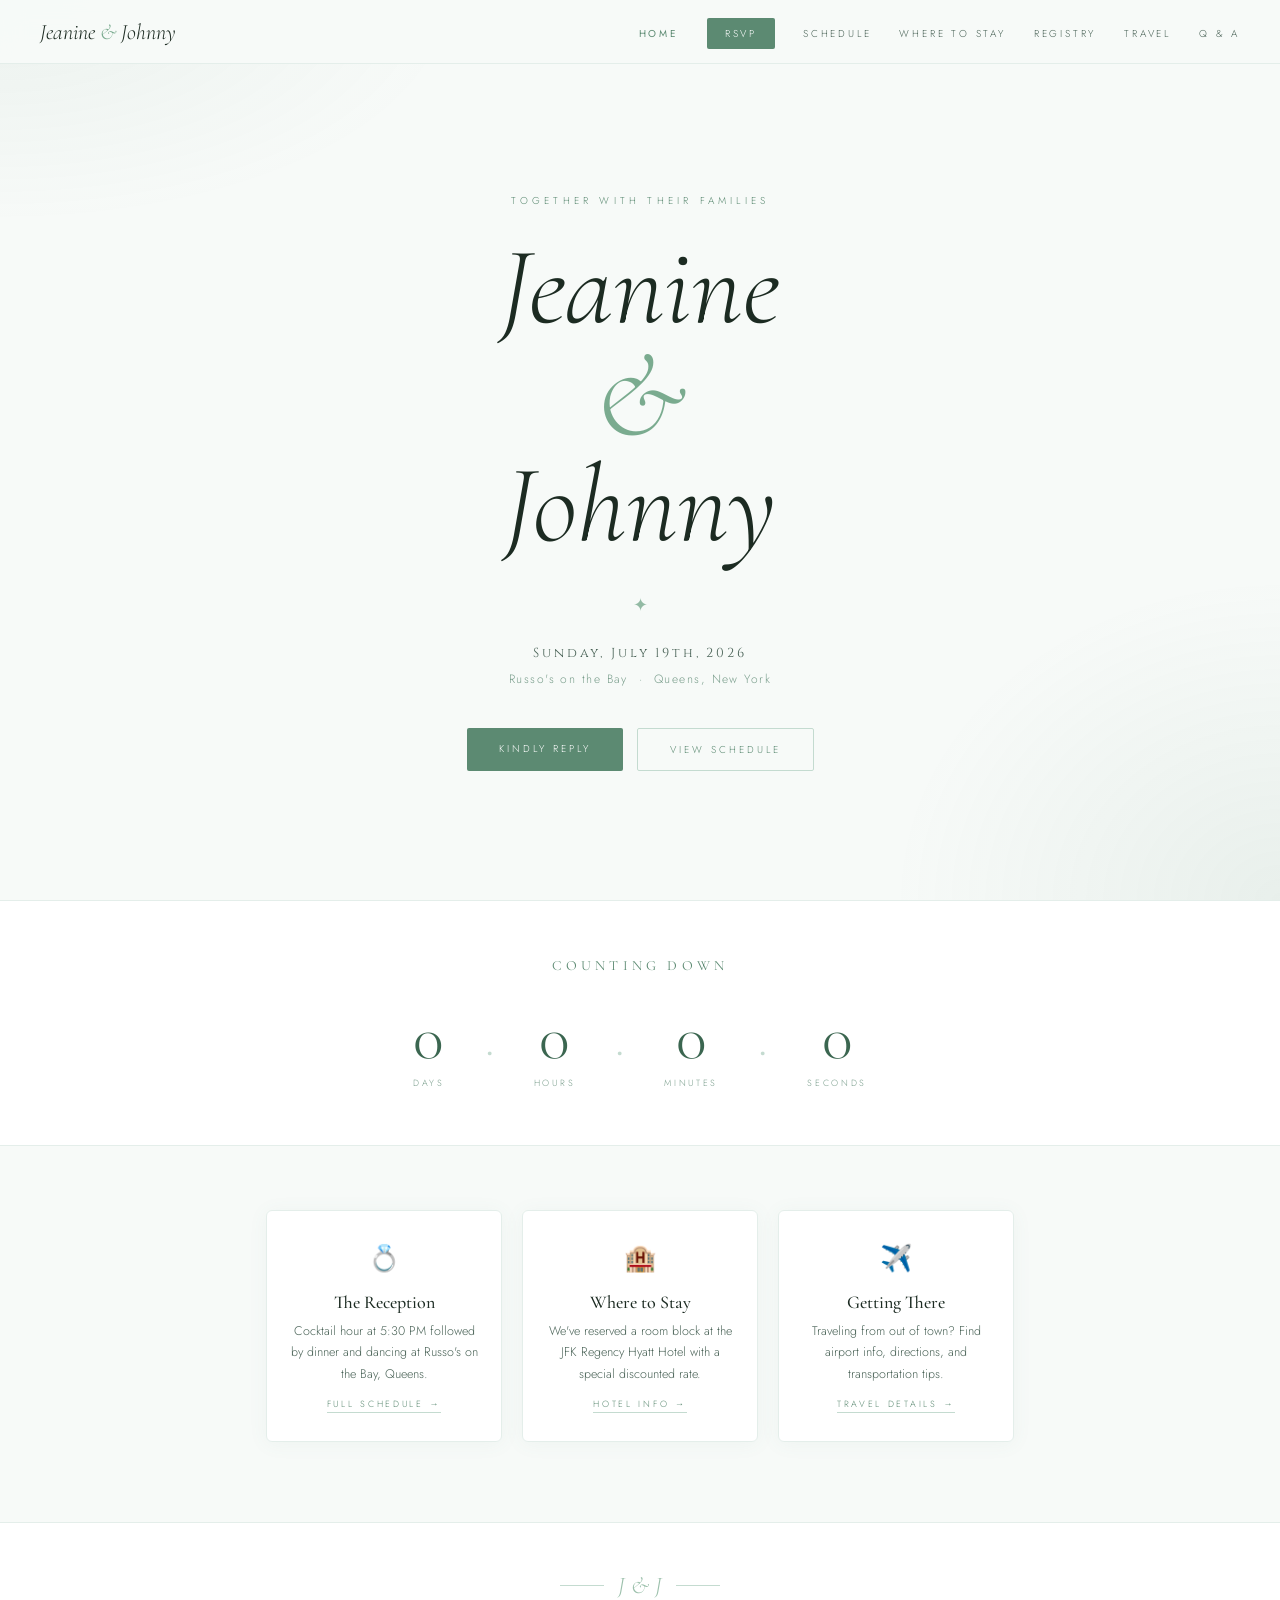
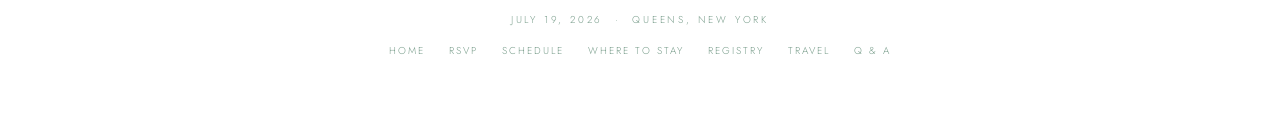
<file: index.html>
<!DOCTYPE html>
<html lang="en">
<head>
<meta charset="UTF-8">
<meta name="viewport" content="width=device-width, initial-scale=1.0">
<title>Jeanine & Johnny — July 19, 2026</title>
<link href="https://fonts.googleapis.com/css2?family=Cormorant+Garamond:ital,wght@0,300;0,400;0,500;1,300;1,400;1,500&family=Cinzel:wght@400;500&family=Jost:wght@300;400;500&display=swap" rel="stylesheet">
<link rel="stylesheet" href="style.css">
<link rel="icon" type="image/png" href="[data-uri]">
  <meta property="og:type" content="website">
  <meta property="og:title" content="Jeanine & Johnny — July 19, 2026">
  <meta property="og:description" content="Join us to celebrate our wedding at Russo's on the Bay, Queens, New York.">
  <meta property="og:image" content="https://jeanineandjohnny.com/og-image.jpg">
  <meta property="og:url" content="https://jeanineandjohnny.com">
  <meta name="twitter:card" content="summary_large_image">
  <meta name="twitter:title" content="Jeanine & Johnny — July 19, 2026">
  <meta name="twitter:description" content="Join us to celebrate our wedding at Russo's on the Bay, Queens, New York.">
  <meta name="twitter:image" content="https://jeanineandjohnny.com/og-image.jpg">
</head>
<body>

<nav class="nav">
  <a class="nav-logo" href="index.html">Jeanine <span>&</span> Johnny</a>
  <ul class="nav-links" id="navLinks">
    <li><a href="index.html" class="active">Home</a></li>
    <li><a href="rsvp.html" class="nav-rsvp-btn">RSVP</a></li>
    <li><a href="schedule.html">Schedule</a></li>
    <li><a href="stay.html">Where to Stay</a></li>
    <li><a href="registry.html">Registry</a></li>
    <li><a href="travel.html">Travel</a></li>
    <li><a href="qa.html">Q &amp; A</a></li>
  </ul>
  <button class="nav-toggle" onclick="toggleNav()" aria-label="Menu">
    <span></span><span></span><span></span>
  </button>
</nav>

<div class="page-wrap">

  <div class="home-hero">
    <p class="home-eyebrow anim">Together with their families</p>
    <div class="home-names anim anim-d1">
      Jeanine<span class="home-amp">&</span>Johnny
    </div>
    <div class="ornament-divider anim anim-d2" style="max-width:260px;margin:28px auto;">
      <span class="orn">✦</span>
    </div>
    <p class="home-date anim anim-d2">Sunday, July 19th, 2026</p>
    <p class="home-venue anim anim-d3">Russo's on the Bay &nbsp;·&nbsp; Queens, New York</p>
    <div class="home-cta-row anim anim-d4">
      <a class="btn" href="rsvp.html">Kindly Reply</a>
      <a class="btn btn-outline" href="schedule.html">View Schedule</a>
    </div>
  </div>

  <div class="home-countdown">
    <h2>Counting Down</h2>
    <div class="countdown-row">
      <div class="countdown-unit">
        <span class="countdown-num" id="cd-days">—</span>
        <span class="countdown-lbl">Days</span>
      </div>
      <span class="countdown-sep">·</span>
      <div class="countdown-unit">
        <span class="countdown-num" id="cd-hours">—</span>
        <span class="countdown-lbl">Hours</span>
      </div>
      <span class="countdown-sep">·</span>
      <div class="countdown-unit">
        <span class="countdown-num" id="cd-mins">—</span>
        <span class="countdown-lbl">Minutes</span>
      </div>
      <span class="countdown-sep">·</span>
      <div class="countdown-unit">
        <span class="countdown-num" id="cd-secs">—</span>
        <span class="countdown-lbl">Seconds</span>
      </div>
    </div>
  </div>

  <div class="home-details">
    <div class="home-detail-card anim anim-d1">
      <div class="icon">💍</div>
      <h3>The Reception</h3>
      <p>Cocktail hour at 5:30 PM followed by dinner and dancing at Russo's on the Bay, Queens.</p>
      <a href="schedule.html">Full Schedule →</a>
    </div>
    <div class="home-detail-card anim anim-d2">
      <div class="icon">🏨</div>
      <h3>Where to Stay</h3>
      <p>We've reserved a room block at the JFK Regency Hyatt Hotel with a special discounted rate.</p>
      <a href="stay.html">Hotel Info →</a>
    </div>
    <div class="home-detail-card anim anim-d3">
      <div class="icon">✈️</div>
      <h3>Getting There</h3>
      <p>Traveling from out of town? Find airport info, directions, and transportation tips.</p>
      <a href="travel.html">Travel Details →</a>
    </div>
  </div>

  <footer class="site-footer">
    <div class="footer-mark">
      <div class="footer-line"></div>
      <span class="footer-initials">J &amp; J</span>
      <div class="footer-line"></div>
    </div>
    <p class="footer-text">July 19, 2026 &nbsp;·&nbsp; Queens, New York</p>
    <div class="footer-links">
      <a href="index.html">Home</a>
      <a href="rsvp.html">RSVP</a>
      <a href="schedule.html">Schedule</a>
      <a href="stay.html">Where to Stay</a>
      <a href="registry.html">Registry</a>
      <a href="travel.html">Travel</a>
      <a href="qa.html">Q &amp; A</a>
    </div>
  </footer>

</div>

<script>
function toggleNav() {
  document.getElementById('navLinks').classList.toggle('open');
}
function updateCountdown() {
  const wedding = new Date('2026-07-19T17:30:00');
  const diff = wedding - new Date();
  if (diff <= 0) { ['days','hours','mins','secs'].forEach(u => document.getElementById('cd-'+u).textContent = '0'); return; }
  document.getElementById('cd-days').textContent  = Math.floor(diff / 86400000);
  document.getElementById('cd-hours').textContent = Math.floor((diff % 86400000) / 3600000);
  document.getElementById('cd-mins').textContent  = Math.floor((diff % 3600000) / 60000);
  document.getElementById('cd-secs').textContent  = Math.floor((diff % 60000) / 1000);
}
updateCountdown();
setInterval(updateCountdown, 1000);
</script>
</body>
</html>
</file>
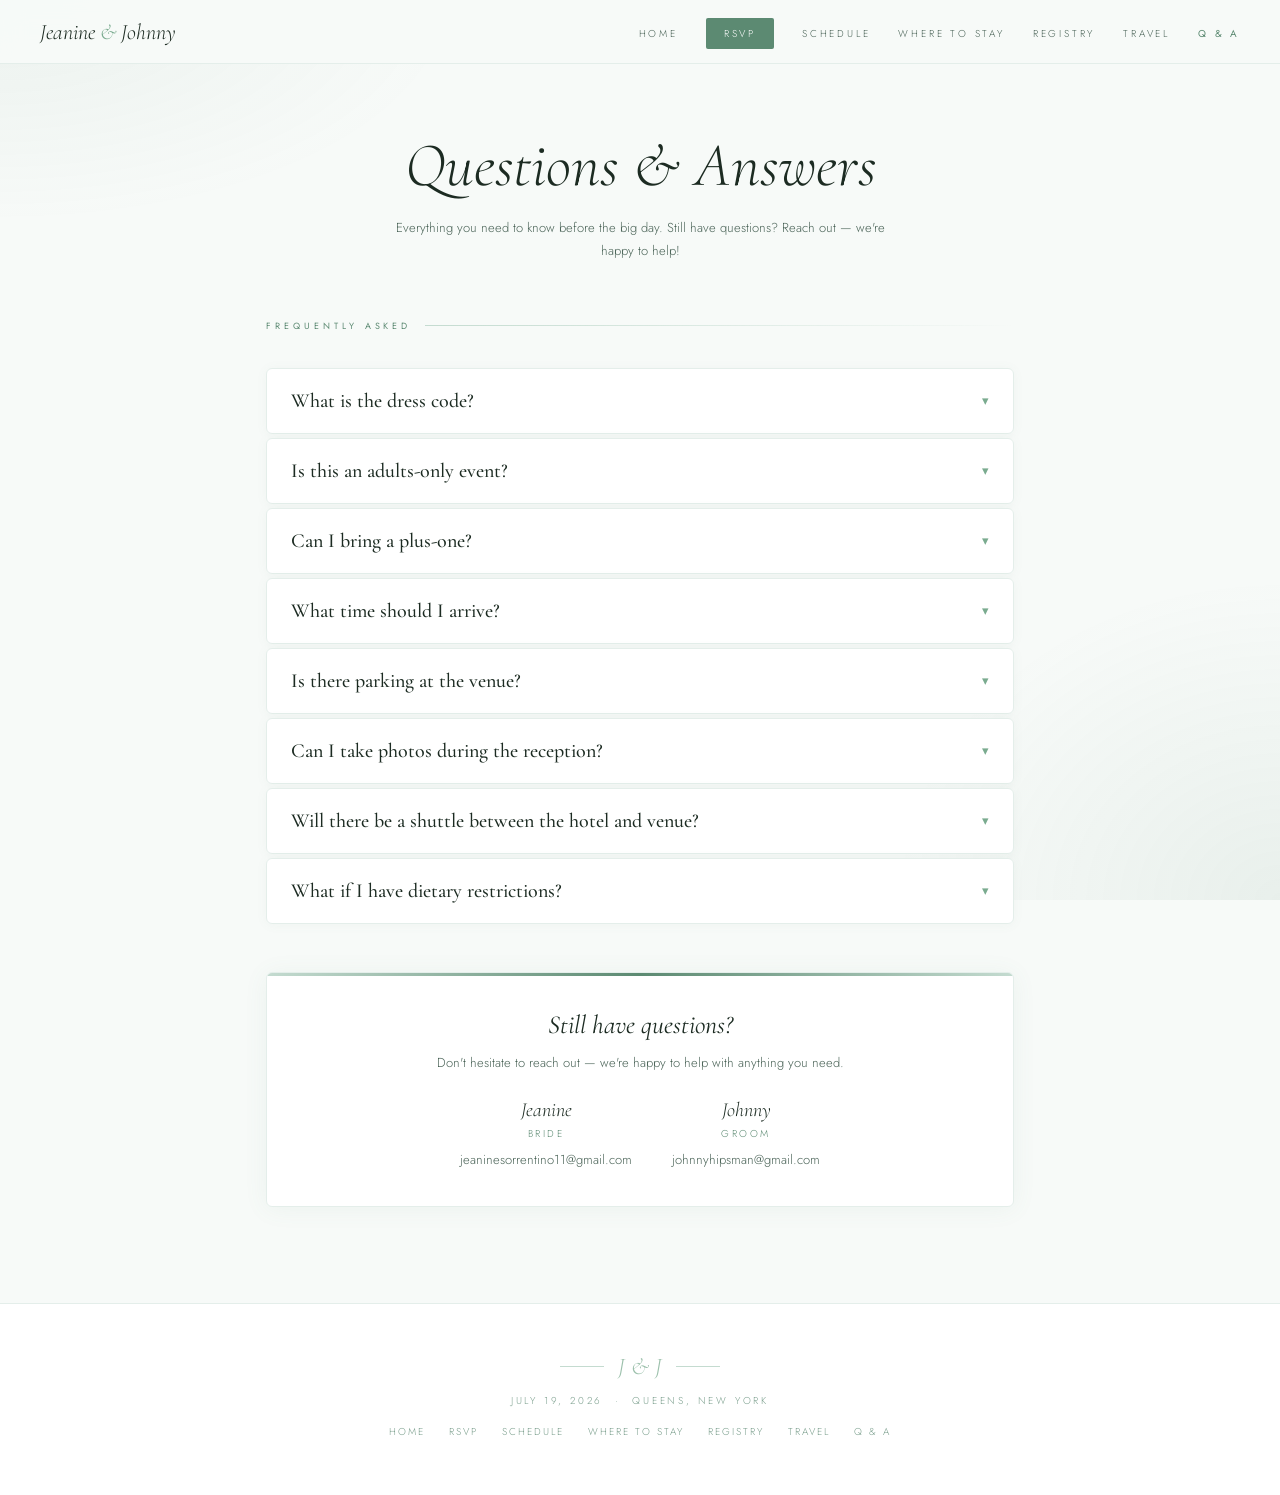
<file: qa.html>
<!DOCTYPE html>
<html lang="en">
<head>
<meta charset="UTF-8">
<meta name="viewport" content="width=device-width, initial-scale=1.0">
<title>Q&amp;A — Jeanine & Johnny</title>
<link href="https://fonts.googleapis.com/css2?family=Cormorant+Garamond:ital,wght@0,300;0,400;0,500;1,300;1,400;1,500&family=Cinzel:wght@400;500&family=Jost:wght@300;400;500&display=swap" rel="stylesheet">
<link rel="stylesheet" href="style.css">
<link rel="icon" type="image/png" href="[data-uri]">
  <meta property="og:type" content="website">
  <meta property="og:title" content="Q & A — Jeanine & Johnny">
  <meta property="og:description" content="Answers to your most frequently asked questions about our wedding day.">
  <meta property="og:image" content="https://jeanineandjohnny.com/og-image.jpg">
  <meta property="og:url" content="https://jeanineandjohnny.com">
  <meta name="twitter:card" content="summary_large_image">
  <meta name="twitter:title" content="Q & A — Jeanine & Johnny">
  <meta name="twitter:description" content="Answers to your most frequently asked questions about our wedding day.">
  <meta name="twitter:image" content="https://jeanineandjohnny.com/og-image.jpg">
</head>
<body>

<nav class="nav">
  <a class="nav-logo" href="index.html">Jeanine <span>&</span> Johnny</a>
  <ul class="nav-links" id="navLinks">
    <li><a href="index.html">Home</a></li>
    <li><a href="rsvp.html" class="nav-rsvp-btn">RSVP</a></li>
    <li><a href="schedule.html">Schedule</a></li>
    <li><a href="stay.html">Where to Stay</a></li>
    <li><a href="registry.html">Registry</a></li>
    <li><a href="travel.html">Travel</a></li>
    <li><a href="qa.html" class="active">Q &amp; A</a></li>
  </ul>
  <button class="nav-toggle" onclick="toggleNav()" aria-label="Menu">
    <span></span><span></span><span></span>
  </button>
</nav>

<div class="page-wrap">
<div class="inner">

  <div class="page-header anim">
    <h1>Questions &amp; Answers</h1>
    <p>Everything you need to know before the big day. Still have questions? Reach out — we're happy to help!</p>
  </div>

  <p class="sec-label">Frequently Asked</p>

  <div class="qa-list anim anim-d1">

    <div class="qa-item">
      <button class="qa-q" onclick="toggleQA(this)">
        What is the dress code?
        <span class="qa-chevron">▾</span>
      </button>
      <div class="qa-a">Cocktail attire. Think elegant and celebratory — suits, dresses, or dressy separates are all perfect. We encourage you to dress up and celebrate with us!</div>
    </div>

    <div class="qa-item">
      <button class="qa-q" onclick="toggleQA(this)">
        Is this an adults-only event?
        <span class="qa-chevron">▾</span>
      </button>
      <div class="qa-a">Yes, this will be an adults-only reception. While we love your little ones, we ask that guests make childcare arrangements for the evening so everyone can fully enjoy the celebration.</div>
    </div>

    <div class="qa-item">
      <button class="qa-q" onclick="toggleQA(this)">
        Can I bring a plus-one?
        <span class="qa-chevron">▾</span>
      </button>
      <div class="qa-a">Due to venue capacity, we are only able to accommodate guests who are listed on the invitation. If you have questions about your invitation, please reach out to us directly.</div>
    </div>

    <div class="qa-item">
      <button class="qa-q" onclick="toggleQA(this)">
        What time should I arrive?
        <span class="qa-chevron">▾</span>
      </button>
      <div class="qa-a">Cocktail hour begins at 5:30 PM. We suggest arriving a few minutes early to park and get settled before the fun begins!</div>
    </div>

    <div class="qa-item">
      <button class="qa-q" onclick="toggleQA(this)">
        Is there parking at the venue?
        <span class="qa-chevron">▾</span>
      </button>
      <div class="qa-a">Yes! Russo's on the Bay has ample complimentary parking on-site. Valet service may also be available — we'll update this page with details closer to the date.</div>
    </div>

    <div class="qa-item">
      <button class="qa-q" onclick="toggleQA(this)">
        Can I take photos during the reception?
        <span class="qa-chevron">▾</span>
      </button>
      <div class="qa-a">Absolutely! We would love for you to capture memories and share them with us. We'll be setting up a way for guests to share photos after the wedding — stay tuned for details.</div>
    </div>

    <div class="qa-item">
      <button class="qa-q" onclick="toggleQA(this)">
        Will there be a shuttle between the hotel and venue?
        <span class="qa-chevron">▾</span>
      </button>
      <div class="qa-a">We're looking into shuttle arrangements between the Hyatt and Russo's on the Bay and will update this page as soon as details are confirmed. In the meantime, Uber and Lyft are very reliable in the area.</div>
    </div>

    <div class="qa-item">
      <button class="qa-q" onclick="toggleQA(this)">
        What if I have dietary restrictions?
        <span class="qa-chevron">▾</span>
      </button>
      <div class="qa-a">Please note any dietary restrictions or allergies in your RSVP form and we will do our best to accommodate you. Don't hesitate to reach out if you have specific concerns.</div>
    </div>

  </div>

  <div class="card anim anim-d2" style="text-align:center;padding:36px 32px;">
    <h3 style="font-family:'Cormorant Garamond',serif;font-size:26px;font-weight:400;font-style:italic;color:var(--text-dark);margin-bottom:12px;">Still have questions?</h3>
    <p style="font-size:13px;color:var(--text-mid);line-height:1.75;margin-bottom:24px;">Don't hesitate to reach out — we're happy to help with anything you need.</p>
    <div style="display:flex;justify-content:center;gap:40px;flex-wrap:wrap;">
      <div style="text-align:center;">
        <span style="font-family:'Cormorant Garamond',serif;font-size:20px;font-style:italic;color:var(--text-dark);display:block;margin-bottom:4px;">Jeanine</span>
        <span style="font-size:10px;letter-spacing:.25em;text-transform:uppercase;color:var(--eucalyptus);display:block;margin-bottom:6px;">Bride</span>
        <!-- Replace with real email -->
        <a href="mailto:jeaninesorrentino11@gmail.com" style="font-size:13px;color:var(--text-mid);text-decoration:none;">jeaninesorrentino11@gmail.com</a>
      </div>
      <div style="text-align:center;">
        <span style="font-family:'Cormorant Garamond',serif;font-size:20px;font-style:italic;color:var(--text-dark);display:block;margin-bottom:4px;">Johnny</span>
        <span style="font-size:10px;letter-spacing:.25em;text-transform:uppercase;color:var(--eucalyptus);display:block;margin-bottom:6px;">Groom</span>
        <!-- Replace with real email -->
        <a href="mailto:johnnyhipsman@gmail.com" style="font-size:13px;color:var(--text-mid);text-decoration:none;">johnnyhipsman@gmail.com</a>
      </div>
    </div>
  </div>

</div>
</div>

<footer class="site-footer">
  <div class="footer-mark">
    <div class="footer-line"></div>
    <span class="footer-initials">J &amp; J</span>
    <div class="footer-line"></div>
  </div>
  <p class="footer-text">July 19, 2026 &nbsp;·&nbsp; Queens, New York</p>
  <div class="footer-links">
    <a href="index.html">Home</a>
    <a href="rsvp.html">RSVP</a>
    <a href="schedule.html">Schedule</a>
    <a href="stay.html">Where to Stay</a>
    <a href="registry.html">Registry</a>
    <a href="travel.html">Travel</a>
    <a href="qa.html">Q &amp; A</a>
  </div>
</footer>

<script>
function toggleNav(){document.getElementById('navLinks').classList.toggle('open');}
function toggleQA(btn) {
  const item = btn.closest('.qa-item');
  const wasOpen = item.classList.contains('open');
  document.querySelectorAll('.qa-item').forEach(i => i.classList.remove('open'));
  if (!wasOpen) item.classList.add('open');
}
</script>
</body>
</html>
</file>
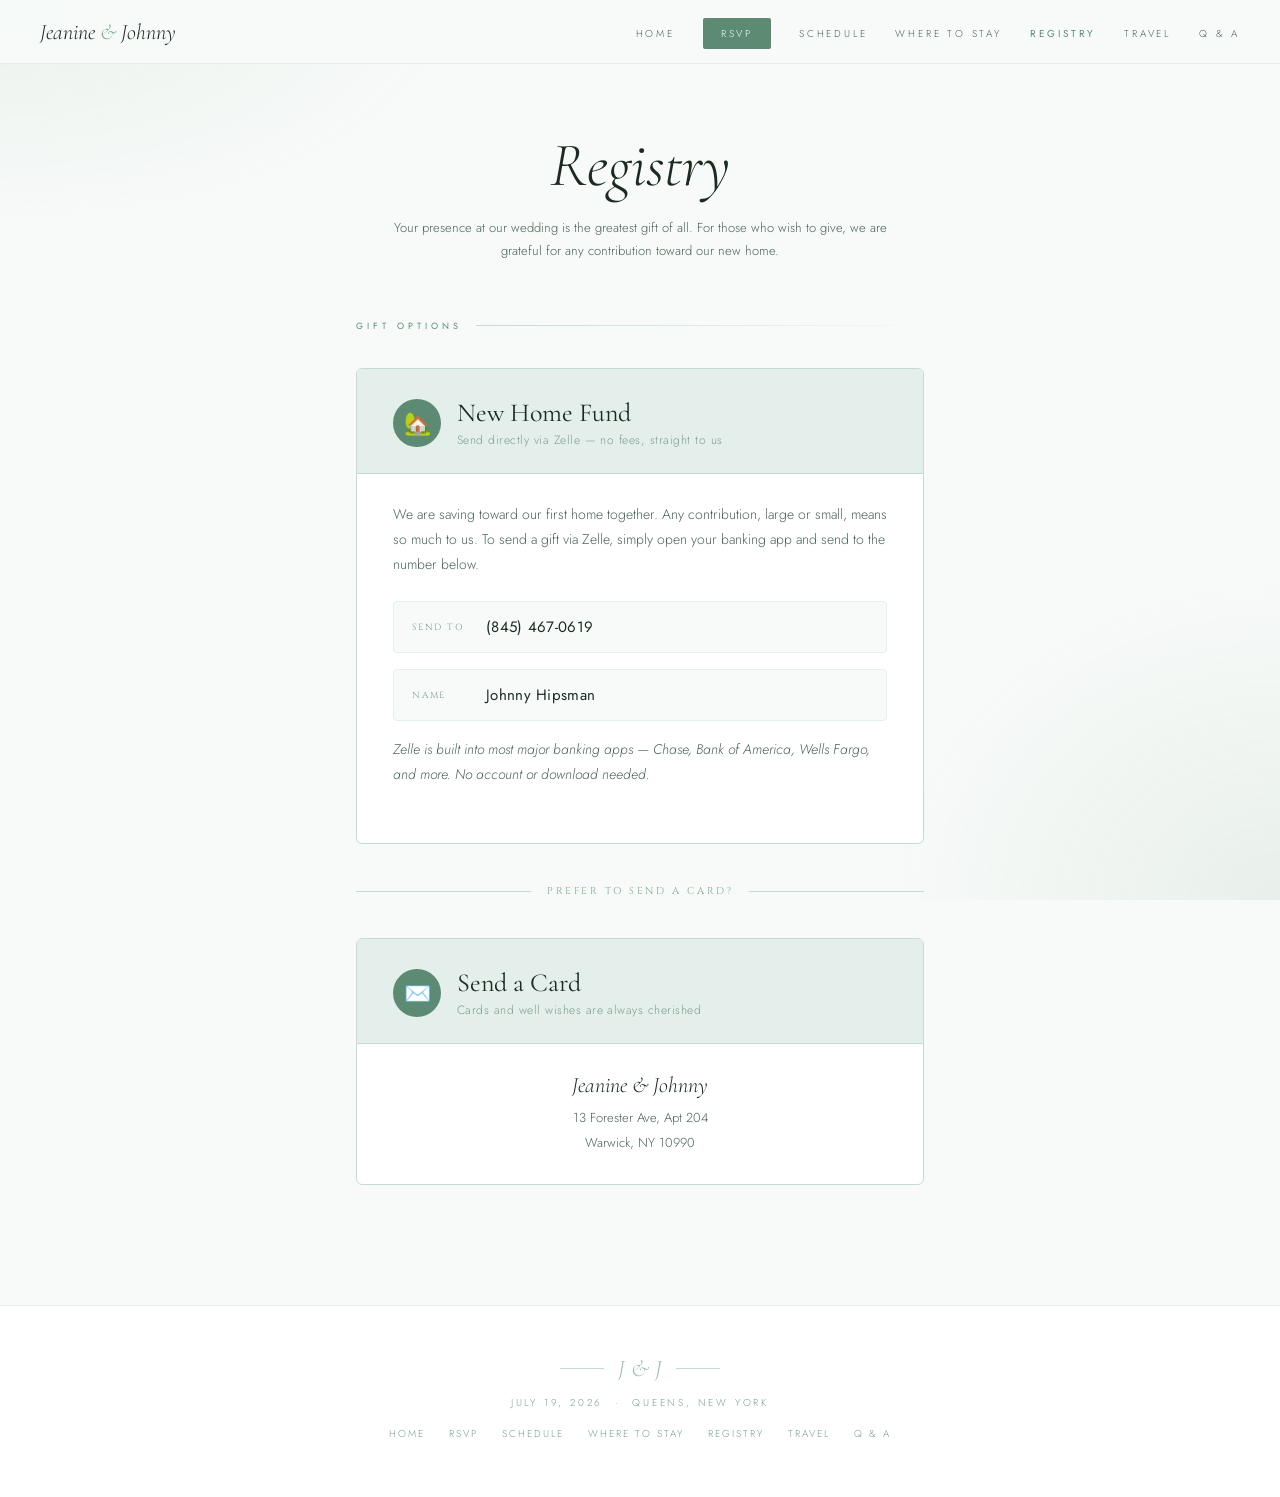
<file: registry.html>
<!DOCTYPE html>
<html lang="en">
<head>
<meta charset="UTF-8">
<meta name="viewport" content="width=device-width, initial-scale=1.0">
<title>Registry — Jeanine & Johnny</title>
<link href="https://fonts.googleapis.com/css2?family=Cormorant+Garamond:ital,wght@0,300;0,400;0,500;1,300;1,400;1,500&family=Cinzel:wght@400;500&family=Jost:wght@300;400;500&display=swap" rel="stylesheet">
<link rel="stylesheet" href="style.css">
<link rel="icon" type="image/png" href="[data-uri]">
<style>
.gift-wrap {
  max-width: 640px;
  margin: 0 auto;
  padding: 64px 36px 96px;
}
.gift-card {
  background: var(--white);
  border: 1px solid var(--eucalyptus-pale);
  border-radius: 6px;
  overflow: hidden;
  margin-bottom: 24px;
}
.gift-card-header {
  background: var(--eucalyptus-mist);
  padding: 28px 36px 24px;
  border-bottom: 1px solid var(--eucalyptus-pale);
  display: flex;
  align-items: center;
  gap: 16px;
}
.gift-card-icon {
  width: 48px;
  height: 48px;
  background: var(--eucalyptus);
  border-radius: 50%;
  display: flex;
  align-items: center;
  justify-content: center;
  font-size: 22px;
  flex-shrink: 0;
}
.gift-card-header h3 {
  font-family: 'Cormorant Garamond', serif;
  font-size: 26px;
  font-weight: 400;
  color: var(--text-dark);
  margin: 0 0 3px;
}
.gift-card-header p {
  font-size: 12px;
  color: var(--text-light);
  margin: 0;
  letter-spacing: .04em;
}
.gift-card-body {
  padding: 28px 36px 32px;
}
.gift-card-body p {
  font-size: 14px;
  line-height: 1.8;
  color: var(--text-mid);
  margin-bottom: 24px;
}
.gift-detail-row {
  display: flex;
  align-items: center;
  gap: 14px;
  background: var(--off-white);
  border: 1px solid var(--eucalyptus-mist);
  border-radius: 4px;
  padding: 14px 18px;
  margin-bottom: 16px;
}
.gift-detail-row .detail-label {
  font-family: 'Cinzel', serif;
  font-size: 9px;
  letter-spacing: .2em;
  color: var(--text-light);
  text-transform: uppercase;
  min-width: 60px;
}
.gift-detail-row .detail-value {
  font-size: 15px;
  color: var(--text-dark);
  font-weight: 400;
  letter-spacing: .02em;
}
.gift-note {
  font-size: 12px;
  color: var(--text-light);
  font-style: italic;
  margin-top: 6px;
}
.divider-ornament {
  text-align: center;
  margin: 40px 0;
  display: flex;
  align-items: center;
  gap: 16px;
}
.divider-ornament .line { flex: 1; height: 1px; background: var(--eucalyptus-pale); }
.divider-ornament span {
  font-family: 'Cinzel', serif;
  font-size: 10px;
  letter-spacing: .25em;
  color: var(--eucalyptus-light);
  text-transform: uppercase;
}
.mail-address {
  text-align: center;
  padding: 28px;
}
.mail-address .address-name {
  font-family: 'Cormorant Garamond', serif;
  font-size: 22px;
  font-style: italic;
  color: var(--text-dark);
  margin-bottom: 8px;
}
.mail-address .address-line {
  font-size: 13px;
  color: var(--text-mid);
  line-height: 1.9;
}
</style>
  <meta property="og:type" content="website">
  <meta property="og:title" content="Registry — Jeanine & Johnny">
  <meta property="og:description" content="Your presence is the greatest gift. For those who wish to give, a cash fund is available.">
  <meta property="og:image" content="https://jeanineandjohnny.com/og-image.jpg">
  <meta property="og:url" content="https://jeanineandjohnny.com">
  <meta name="twitter:card" content="summary_large_image">
  <meta name="twitter:title" content="Registry — Jeanine & Johnny">
  <meta name="twitter:description" content="Your presence is the greatest gift. For those who wish to give, a cash fund is available.">
  <meta name="twitter:image" content="https://jeanineandjohnny.com/og-image.jpg">
</head>
<body>

<nav class="nav">
  <a class="nav-logo" href="index.html">Jeanine <span>&</span> Johnny</a>
  <ul class="nav-links" id="navLinks">
    <li><a href="index.html">Home</a></li>
    <li><a href="rsvp.html" class="nav-rsvp-btn">RSVP</a></li>
    <li><a href="schedule.html">Schedule</a></li>
    <li><a href="stay.html">Where to Stay</a></li>
    <li><a href="registry.html" class="active">Registry</a></li>
    <li><a href="travel.html">Travel</a></li>
    <li><a href="qa.html">Q &amp; A</a></li>
  </ul>
  <button class="nav-toggle" onclick="toggleNav()" aria-label="Menu">
    <span></span><span></span><span></span>
  </button>
</nav>

<div class="page-wrap">
<div class="gift-wrap">

  <div class="page-header anim">
    <h1>Registry</h1>
    <p>Your presence at our wedding is the greatest gift of all. For those who wish to give, we are grateful for any contribution toward our new home.</p>
  </div>

  <p class="sec-label anim anim-d1">Gift Options</p>

  <!-- Zelle card -->
  <div class="gift-card anim anim-d1">
    <div class="gift-card-header">
      <div class="gift-card-icon">🏡</div>
      <div>
        <h3>New Home Fund</h3>
        <p>Send directly via Zelle — no fees, straight to us</p>
      </div>
    </div>
    <div class="gift-card-body">
      <p>We are saving toward our first home together. Any contribution, large or small, means so much to us. To send a gift via Zelle, simply open your banking app and send to the number below.</p>

      <div class="gift-detail-row">
        <span class="detail-label">Send to</span>
        <span class="detail-value">(845) 467-0619</span>
      </div>
      <div class="gift-detail-row">
        <span class="detail-label">Name</span>
        <span class="detail-value">Johnny Hipsman</span>
      </div>

      <p class="gift-note">Zelle is built into most major banking apps — Chase, Bank of America, Wells Fargo, and more. No account or download needed.</p>
    </div>
  </div>

  <!-- Divider -->
  <div class="divider-ornament anim anim-d2">
    <div class="line"></div>
    <span>Prefer to send a card?</span>
    <div class="line"></div>
  </div>

  <!-- Mailing address card -->
  <div class="gift-card anim anim-d3">
    <div class="gift-card-header">
      <div class="gift-card-icon">✉️</div>
      <div>
        <h3>Send a Card</h3>
        <p>Cards and well wishes are always cherished</p>
      </div>
    </div>
    <div class="gift-card-body mail-address">
      <div class="address-name">Jeanine &amp; Johnny</div>
      <div class="address-line">
        13 Forester Ave, Apt 204<br>
        Warwick, NY 10990
      </div>
    </div>
  </div>

</div>
</div>

<footer class="site-footer">
  <div class="footer-mark">
    <div class="footer-line"></div>
    <span class="footer-initials">J &amp; J</span>
    <div class="footer-line"></div>
  </div>
  <p class="footer-text">July 19, 2026 &nbsp;·&nbsp; Queens, New York</p>
  <div class="footer-links">
    <a href="index.html">Home</a>
    <a href="rsvp.html">RSVP</a>
    <a href="schedule.html">Schedule</a>
    <a href="stay.html">Where to Stay</a>
    <a href="registry.html">Registry</a>
    <a href="travel.html">Travel</a>
    <a href="qa.html">Q &amp; A</a>
  </div>
</footer>

<script>function toggleNav(){document.getElementById('navLinks').classList.toggle('open');}</script>
</body>
</html>
</file>
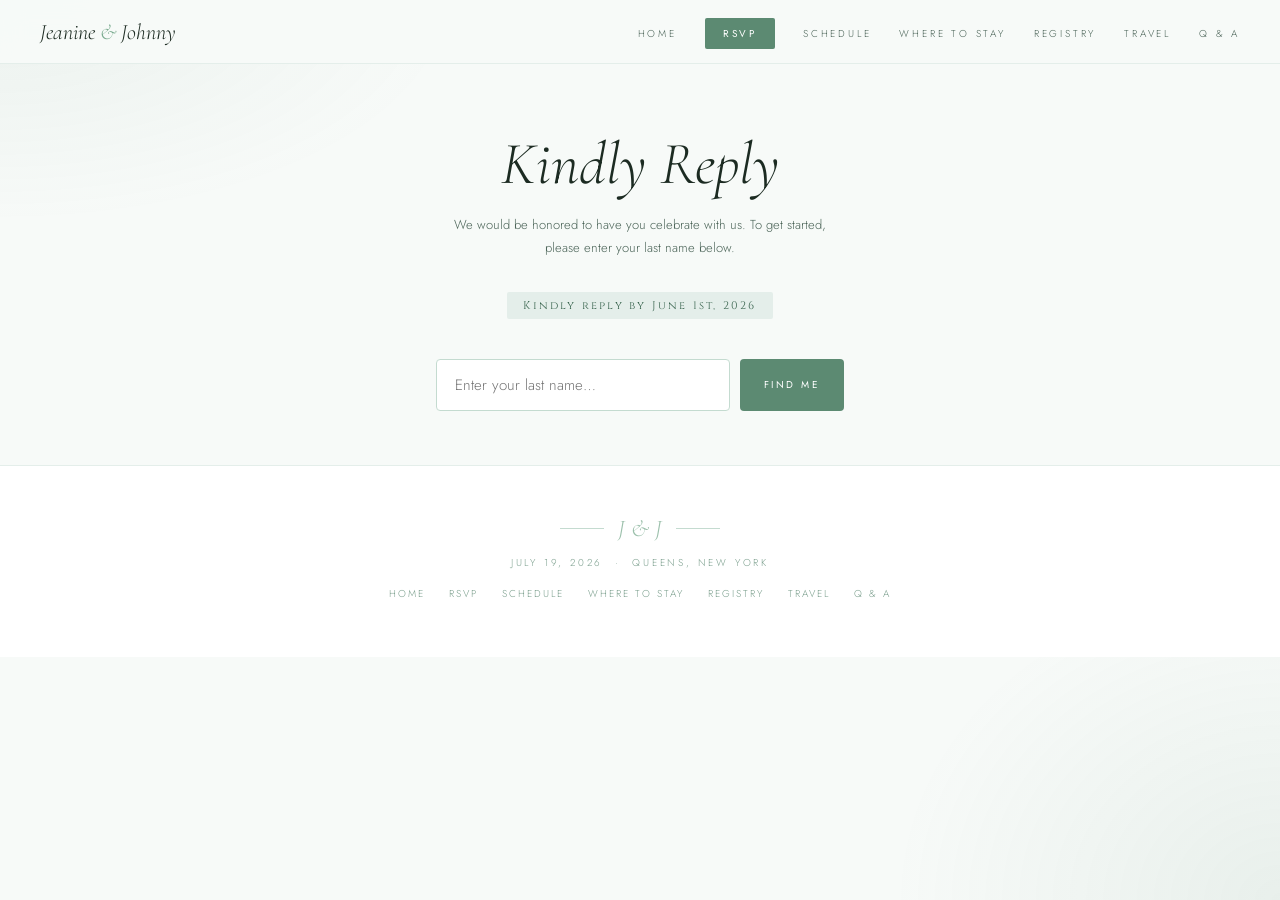
<file: rsvp.html>
<!DOCTYPE html>
<html lang="en">
<head>
<meta charset="UTF-8">
<meta name="viewport" content="width=device-width, initial-scale=1.0">
<title>RSVP — Jeanine & Johnny</title>
<link href="https://fonts.googleapis.com/css2?family=Cormorant+Garamond:ital,wght@0,300;0,400;0,500;1,300;1,400;1,500&family=Cinzel:wght@400;500&family=Jost:wght@300;400;500&display=swap" rel="stylesheet">
<link rel="stylesheet" href="style.css">
<link rel="icon" type="image/png" href="[data-uri]">
<style>
/* ── Guest lookup styles ── */
.lookup-wrap {
  text-align: center;
  max-width: 480px;
  margin: 0 auto;
  padding: 64px 36px 40px;
}
.lookup-wrap h1 {
  font-family: 'Cormorant Garamond', serif;
  font-size: clamp(40px, 7vw, 60px);
  font-weight: 300;
  font-style: italic;
  color: var(--text-dark);
  margin-bottom: 14px;
}
.lookup-wrap p { font-size: 13px; line-height: 1.75; color: var(--text-mid); margin-bottom: 32px; }
.lookup-deadline {
  display: inline-block;
  font-family: 'Cinzel', serif;
  font-size: 11px;
  letter-spacing: .2em;
  color: var(--eucalyptus-deep);
  background: var(--eucalyptus-mist);
  padding: 6px 16px;
  border-radius: 2px;
  margin-bottom: 40px;
}
.lookup-field {
  display: flex;
  gap: 10px;
  margin-bottom: 14px;
}
.lookup-field input {
  flex: 1;
  padding: 14px 18px;
  border: 1px solid var(--eucalyptus-pale);
  border-radius: 4px;
  background: var(--white);
  font-family: 'Jost', sans-serif;
  font-size: 15px;
  font-weight: 300;
  color: var(--text-dark);
  outline: none;
  transition: border-color .2s, box-shadow .2s;
}
.lookup-field input:focus {
  border-color: var(--eucalyptus-light);
  box-shadow: 0 0 0 3px rgba(92,138,114,0.1);
}
.lookup-field button {
  padding: 14px 24px;
  background: var(--eucalyptus);
  color: var(--white);
  border: none;
  border-radius: 4px;
  font-family: 'Jost', sans-serif;
  font-size: 10px;
  letter-spacing: .25em;
  text-transform: uppercase;
  cursor: pointer;
  transition: background .2s;
  white-space: nowrap;
}
.lookup-field button:hover { background: var(--eucalyptus-deep); }


/* Error / not found state */
.lookup-error {
  display: none;
  background: #fdf4f2;
  border: 1px solid #e8c5bc;
  border-radius: 4px;
  padding: 14px 18px;
  font-size: 13px;
  color: #8b4a3c;
  line-height: 1.65;
  text-align: left;
  margin-bottom: 14px;
}
.lookup-error.visible { display: block; }

/* Confirm card */
.confirm-card {
  display: none;
  background: var(--white);
  border: 1px solid var(--eucalyptus-pale);
  border-radius: 6px;
  padding: 24px 28px;
  margin-bottom: 14px;
  text-align: left;
}
.confirm-card.visible { display: block; }
.confirm-label {
  font-family: 'Cinzel', serif;
  font-size: 9px;
  letter-spacing: .2em;
  color: var(--text-light);
  text-transform: uppercase;
  margin-bottom: 8px;
}
.confirm-name {
  font-family: 'Cormorant Garamond', serif;
  font-size: 22px;
  font-style: italic;
  color: var(--text-dark);
  margin-bottom: 20px;
}
.confirm-btns {
  display: flex;
  gap: 10px;
}
.confirm-btns .btn-yes {
  flex: 1;
  padding: 12px;
  background: var(--eucalyptus);
  color: var(--white);
  border: none;
  border-radius: 4px;
  font-family: 'Jost', sans-serif;
  font-size: 10px;
  letter-spacing: .2em;
  text-transform: uppercase;
  cursor: pointer;
  transition: background .2s;
}
.confirm-btns .btn-yes:hover { background: var(--eucalyptus-deep); }
.confirm-btns .btn-no {
  flex: 1;
  padding: 12px;
  background: transparent;
  color: var(--text-mid);
  border: 1px solid var(--eucalyptus-pale);
  border-radius: 4px;
  font-family: 'Jost', sans-serif;
  font-size: 10px;
  letter-spacing: .2em;
  text-transform: uppercase;
  cursor: pointer;
  transition: all .2s;
}
.confirm-btns .btn-no:hover { border-color: var(--eucalyptus-light); color: var(--eucalyptus-deep); }

.result-item {
  padding: 14px 18px;
  font-size: 14px;
  color: var(--text-mid);
  cursor: pointer;
  border-bottom: 1px solid var(--eucalyptus-mist);
  transition: background .15s, color .15s;
  font-family: 'Jost', sans-serif;
}
.result-item:last-child { border-bottom: none; }
.result-item:hover { background: var(--eucalyptus-mist); color: var(--eucalyptus-deep); }



/* Welcome banner */
.welcome-banner {
  display: none;
  background: var(--eucalyptus-mist);
  border: 1px solid var(--eucalyptus-pale);
  border-radius: 6px;
  padding: 20px 24px;
  margin-bottom: 32px;
  text-align: center;
}
.welcome-banner.visible { display: block; }
.welcome-banner .w-icon { font-size: 28px; margin-bottom:10px; }
.welcome-banner h3 {
  font-family: 'Cormorant Garamond', serif;
  font-size: 24px;
  font-style: italic;
  color: var(--eucalyptus-deep);
  margin-bottom: 6px;
}
.welcome-banner p { font-size: 13px; color: var(--text-mid); }
</style>
  <meta property="og:type" content="website">
  <meta property="og:title" content="RSVP — Jeanine & Johnny">
  <meta property="og:description" content="Kindly reply by June 1st, 2026. We hope you can celebrate with us!">
  <meta property="og:image" content="https://jeanineandjohnny.com/og-image.jpg">
  <meta property="og:url" content="https://jeanineandjohnny.com">
  <meta name="twitter:card" content="summary_large_image">
  <meta name="twitter:title" content="RSVP — Jeanine & Johnny">
  <meta name="twitter:description" content="Kindly reply by June 1st, 2026. We hope you can celebrate with us!">
  <meta name="twitter:image" content="https://jeanineandjohnny.com/og-image.jpg">
</head>
<body>

<nav class="nav">
  <a class="nav-logo" href="index.html">Jeanine <span>&</span> Johnny</a>
  <ul class="nav-links" id="navLinks">
    <li><a href="index.html">Home</a></li>
    <li><a href="rsvp.html" class="nav-rsvp-btn active">RSVP</a></li>
    <li><a href="schedule.html">Schedule</a></li>
    <li><a href="stay.html">Where to Stay</a></li>
    <li><a href="registry.html">Registry</a></li>
    <li><a href="travel.html">Travel</a></li>
    <li><a href="qa.html">Q &amp; A</a></li>
  </ul>
  <button class="nav-toggle" onclick="toggleNav()" aria-label="Menu">
    <span></span><span></span><span></span>
  </button>
</nav>

<div class="page-wrap">

  <!-- ══ STEP 1: Name lookup ══ -->
  <div id="stepLookup" class="lookup-wrap anim">
    <h1>Kindly Reply</h1>
    <p>We would be honored to have you celebrate with us. To get started, please enter your last name below.</p>
    <span class="lookup-deadline">Kindly reply by June 1st, 2026</span>

    <div class="lookup-field">
      <input type="text" id="nameInput" placeholder="Enter your last name…"
             onkeydown="if(event.key==='Enter'){searchGuest()}">
      <button onclick="searchGuest()">Find Me</button>
    </div>

    <!-- Results list -->
    <div class="confirm-card" id="confirmCard">
      <div class="confirm-label">Select your name</div>
      <div id="resultsList"></div>
    </div>

    <!-- Not found message -->
    <div class="lookup-error" id="lookupError">
      We couldn't find your name on our guest list. Please double-check the spelling, or try just your last name.
      If you're still having trouble, reach out to us at
      <a href="mailto:jeaninesorrentino11@gmail.com" style="color:var(--eucalyptus);">jeaninesorrentino11@gmail.com</a>.
    </div>
  </div>

  <!-- ══ STEP 2: RSVP Form (hidden until name found) ══ -->
  <div id="stepForm" style="display:none;">
  <div class="rsvp-wrap">

    <!-- Welcome banner -->
    <div class="welcome-banner visible" id="welcomeBanner">
      <div class="w-icon">🌿</div>
      <h3 id="welcomeMsg">Welcome!</h3>
      <p>We're so glad you're here. Please fill out the form below.</p>
    </div>

    <form class="rsvp-form" action="https://api.web3forms.com/submit" method="POST">

      <input type="hidden" name="access_key" value="9926a47f-41ce-4684-911c-91ee60c93525">
      <input type="hidden" name="subject" value="New RSVP — Jeanine & Johnny Wedding 🌿">
      <input type="hidden" name="redirect" value="https://gregarious-faloodeh-2903c4.netlify.app/thankyou.html">
      <!-- Hidden field carries matched guest name -->
      <input type="hidden" name="matched_guest" id="matchedGuestField" value="">

      <!-- 1. Name -->
      <div class="form-row">
        <div class="form-group anim anim-d1">
          <label>First Name</label>
          <input type="text" name="first_name" id="formFirstName" placeholder="First name" required>
        </div>
        <div class="form-group anim anim-d1">
          <label>Last Name</label>
          <input type="text" name="last_name" id="formLastName" placeholder="Last name" required>
        </div>
      </div>

      <!-- 2. Email -->
      <div class="form-group anim anim-d2">
        <label>Email Address</label>
        <input type="email" name="email" placeholder="your@email.com" required>
      </div>

      <!-- 3. Attending -->
      <div class="form-group anim anim-d2">
        <label>Will you be attending?</label>
        <div class="radio-group">
          <label class="radio-option" id="opt-yes" onclick="selectAttending('yes')">
            <input type="radio" name="attending" value="Joyfully Accepts" required>
            <span class="radio-dot"></span>Joyfully Accepts
          </label>
          <label class="radio-option" id="opt-no" onclick="selectAttending('no')">
            <input type="radio" name="attending" value="Regretfully Declines">
            <span class="radio-dot"></span>Regretfully Declines
          </label>
        </div>
      </div>

      <!-- Fields shown only if attending -->
      <div class="guest-fields" id="guestFields">

        <!-- 4. Number of guests + names -->
        <div class="form-group anim">
          <label>Number of Guests (including yourself)</label>
          <select name="guest_count" id="guestCount" onchange="updateGuestNames()">
            <option value="1">1 Guest</option>
            <option value="2">2 Guests</option>
            <option value="3">3 Guests</option>
            <option value="4">4 Guests</option>
          </select>
        </div>

        <div id="guestNameFields"></div>

        <!-- 5. Dietary -->
        <div class="form-group anim">
          <label>Dietary Restrictions or Allergies</label>
          <textarea name="dietary" placeholder="Please let us know of any dietary needs or allergies…"></textarea>
        </div>

        <!-- 6. Hotel -->
        <div class="form-group anim">
          <label>Will you be staying at our hotel block?</label>
          <div class="radio-group" id="hotelGroup">
            <label class="radio-option" onclick="selectGroup('hotelGroup',this)">
              <input type="radio" name="staying_at_hotel" value="Yes">
              <span class="radio-dot"></span>Yes
            </label>
            <label class="radio-option" onclick="selectGroup('hotelGroup',this)">
              <input type="radio" name="staying_at_hotel" value="No">
              <span class="radio-dot"></span>No
            </label>
            <label class="radio-option" onclick="selectGroup('hotelGroup',this)">
              <input type="radio" name="staying_at_hotel" value="Not Sure Yet">
              <span class="radio-dot"></span>Not Sure Yet
            </label>
          </div>
          <span class="form-hint">We've reserved a discounted block at the JFK Regency Hyatt — <a href="stay.html" style="color:var(--eucalyptus);">details here</a>.</span>
        </div>

      <!-- 9. Note — everyone sees this -->
      <div class="form-group anim anim-d3">
        <label>A Note for the Couple <span style="opacity:.5">(optional)</span></label>
        <textarea name="note" placeholder="Share a wish, memory, or kind words…"></textarea>
      </div>

      <div class="rsvp-submit-row anim anim-d4">
        <button type="submit" class="btn">Send My RSVP</button>
      </div>

    </form>
  </div>
  </div>

</div><!-- /page-wrap -->

<footer class="site-footer">
  <div class="footer-mark">
    <div class="footer-line"></div>
    <span class="footer-initials">J &amp; J</span>
    <div class="footer-line"></div>
  </div>
  <p class="footer-text">July 19, 2026 &nbsp;·&nbsp; Queens, New York</p>
  <div class="footer-links">
    <a href="index.html">Home</a>
    <a href="rsvp.html">RSVP</a>
    <a href="schedule.html">Schedule</a>
    <a href="stay.html">Where to Stay</a>
    <a href="registry.html">Registry</a>
    <a href="travel.html">Travel</a>
    <a href="qa.html">Q &amp; A</a>
  </div>
</footer>

<script>
function toggleNav() { document.getElementById('navLinks').classList.toggle('open'); }

// ══════════════════════════════════════════
// GUEST LIST — parsed from your invite list
// ══════════════════════════════════════════
const GUESTS = [
  { display: "Ms. Jena Sorrentino & Mr. Anthony Abbatine", last: ["sorrentino", "abbatine"] },
  { display: "Mrs. Camille Agro", last: ["agro"] },
  { display: "Mr. James Agro & Guest", last: ["agro"] },
  { display: "Mr. & Mrs. Vincent Agro", last: ["agro"] },
  { display: "Mr. Matthew Anderson", last: ["anderson"] },
  { display: "Mr. Stefen Astafaj", last: ["astafaj"] },
  { display: "Mr. Jacob Motz & Ms. Jennifer Battiato", last: ["motz", "battiato"] },
  { display: "Mr. Ryan Smith & Ms. Katie Battiato", last: ["smith", "battiato"] },
  { display: "Mr. Christian Beal", last: ["beal"] },
  { display: "The Bell Family", last: ["bell"] },
  { display: "Ms. Jona Bell", last: ["bell"] },
  { display: "Ms. Lori Bell", last: ["bell"] },
  { display: "Mr. Ray Bell", last: ["bell"] },
  { display: "Mr. Robert Bell", last: ["bell"] },
  { display: "Ms. AnneMarie Benedetto", last: ["benedetto"] },
  { display: "Mr. & Mrs. James Birkentall", last: ["birkentall"] },
  { display: "Mr. Gary Brown", last: ["brown"] },
  { display: "Mr. Jeff Brown", last: ["brown"] },
  { display: "Mr. & Mrs. Lawrence Brown", last: ["brown"] },
  { display: "Mr. & Mrs. Joseph Cammarata", last: ["cammarata"] },
  { display: "Ms. Angela Carucci", last: ["carucci"] },
  { display: "Mr. Christopher Cassano", last: ["cassano"] },
  { display: "Mr. & Mrs. Derek Choi", last: ["choi"] },
  { display: "Mr. Bryan Dalton", last: ["dalton"] },
  { display: "Mr. Nolan Danielewski & Guest", last: ["danielewski"] },
  { display: "Mrs. Debbie Sorrentino & Mr. Sandy Desideri", last: ["sorrentino", "desideri"] },
  { display: "Mr. & Mrs. Ralph DeVito", last: ["devito"] },
  { display: "The Dezio Family", last: ["dezio"] },
  { display: "Mr. & Mrs. John Dezio", last: ["dezio"] },
  { display: "Mr. & Mrs. Andrew Diaz", last: ["diaz"] },
  { display: "Mr. & Mrs. Anthony DiPalermo", last: ["dipalermo"] },
  { display: "Mr. & Mrs. John DiPalermo", last: ["dipalermo"] },
  { display: "Mr. John DiPalermo Jr.", last: ["dipalermo"] },
  { display: "Mr. & Mrs. Joseph DiPalermo", last: ["dipalermo"] },
  { display: "Mrs. Loretta DiPalermo", last: ["dipalermo"] },
  { display: "Mr. Jared Drillings & Guest", last: ["drillings"] },
  { display: "Mr. Dean Dulgerian", last: ["dulgerian"] },
  { display: "Ms. Christine Ferreri", last: ["ferreri"] },
  { display: "Dr. & Mrs. Joseph Fiorito", last: ["fiorito"] },
  { display: "Mr. & Mrs. Sean Flynn", last: ["flynn"] },
  { display: "Mr. Ivan Garosi", last: ["garosi"] },
  { display: "Mrs. Florence Gentile", last: ["gentile"] },
  { display: "The Gilmore Family", last: ["gilmore"] },
  { display: "Mr. Shane Gipson", last: ["gipson"] },
  { display: "Ms. Toni Ann Granello", last: ["granello"] },
  { display: "Mr. TJ Gregory & Guest", last: ["gregory"] },
  { display: "Mr. John Sorrentino & Ms. Maggie Haslam", last: ["sorrentino", "haslam"] },
  { display: "Mr. Brian Hipsman", last: ["hipsman"] },
  { display: "Mr. & Mrs. Derek Hipsman", last: ["hipsman"] },
  { display: "Mr. & Mrs. Eugene Hipsman", last: ["hipsman"] },
  { display: "Mrs. Filomena Hipsman", last: ["hipsman"] },
  { display: "Mr. & Mrs. Garrett Hipsman", last: ["hipsman"] },
  { display: "Mr. & Mrs. John Hipsman", last: ["hipsman"] },
  { display: "Mr. Kevin Hipsman", last: ["hipsman"] },
  { display: "Mr. Matthew Hipsman", last: ["hipsman"] },
  { display: "Mr. Michael Hipsman", last: ["hipsman"] },
  { display: "Mr. & Mrs. Michael Hipsman", last: ["hipsman"] },
  { display: "Mrs. Sharyn Hipsman", last: ["hipsman"] },
  { display: "Mr. Zack Hipsman", last: ["hipsman"] },
  { display: "Mr. Daniel Burke & Ms. Avery Holley", last: ["burke", "holley"] },
  { display: "The Hudson Family", last: ["hudson"] },
  { display: "Mr. & Mrs. Shawn Hudson", last: ["hudson"] },
  { display: "Mr. & Mrs. Tyler Hudson", last: ["hudson"] },
  { display: "Mr. & Mrs. Tanner Hutchinson", last: ["hutchinson"] },
  { display: "Mr. & Mrs. Michael Katzman", last: ["katzman"] },
  { display: "The Kelly Family", last: ["kelly"] },
  { display: "Mrs. Dorothy Kelly", last: ["kelly"] },
  { display: "Mr. & Mrs. John Kenny", last: ["kenny"] },
  { display: "Mr. & Mrs. Michael Kenny", last: ["kenny"] },
  { display: "Mrs. Catherine Klein", last: ["klein"] },
  { display: "Linda Rankin & Joe Kurpel", last: ["rankin", "kurpel"] },
  { display: "The Leshiner Family", last: ["leshiner"] },
  { display: "The Lewis Family", last: ["lewis"] },
  { display: "Mrs. Helen Lewis", last: ["lewis"] },
  { display: "Mr. & Mrs. Daniel Lue", last: ["lue"] },
  { display: "Ms. Joyce Marchione", last: ["marchione"] },
  { display: "Mr. Jacob Marcus", last: ["marcus"] },
  { display: "Mr. Alden Mathes", last: ["mathes"] },
  { display: "Mr. & Mrs. Paul McCahey", last: ["mccahey"] },
  { display: "Mr. & Mrs. Guy Melita", last: ["melita"] },
  { display: "The Merchant Family", last: ["merchant"] },
  { display: "Mr. Jake Miller", last: ["miller"] },
  { display: "Ms. Denise Mincieli", last: ["mincieli"] },
  { display: "Mr. Andrew Moy", last: ["moy"] },
  { display: "Mr. & Mrs. Daniel Mulvey", last: ["mulvey"] },
  { display: "Ms. Andrea O'Gorman", last: ["ogorman", "o'gorman"] },
  { display: "Mr. & Mrs. Sean O'Neil", last: ["oneil", "o'neil"] },
  { display: "Mr. Vincent Pungello", last: ["pungello"] },
  { display: "Mr. & Mrs. Catello Rispoli", last: ["rispoli"] },
  { display: "Ms. Joy Rizzo", last: ["rizzo"] },
  { display: "Mrs. Maria Rizzo", last: ["rizzo"] },
  { display: "Mr. & Mrs. Robert Rizzo", last: ["rizzo"] },
  { display: "The Sorrentino Family & Mr. Frank Romano", last: ["sorrentino", "romano"] },
  { display: "Mr. Andrew Salerno", last: ["salerno"] },
  { display: "Mr. & Mrs. Scherrer", last: ["scherrer"] },
  { display: "Mr. & Mrs. Frank Schwamborn", last: ["schwamborn"] },
  { display: "Ms. Victoria Scrobe", last: ["scrobe"] },
  { display: "Mr. & Mrs. John Seeley", last: ["seeley"] },
  { display: "The Sorrentino Family", last: ["sorrentino"] },
  { display: "Mr. & Mrs. John Sorrentino", last: ["sorrentino"] },
  { display: "Mr. & Mrs. Craig Stalker", last: ["stalker"] },
  { display: "Mrs. June Stalker", last: ["stalker"] },
  { display: "Ms. Debbie Summerill", last: ["summerill"] },
  { display: "The Thomas Family", last: ["thomas"] },
  { display: "Mr. Keefe Vallaro & Guest", last: ["vallaro"] },
  { display: "Mr. & Mrs. Jose Velez", last: ["velez"] },
  { display: "Mr. Robert Wacker", last: ["wacker"] },
  { display: "Mr. Kyle Hipsman & Ms. Kaia Whiteley", last: ["hipsman", "whiteley"] }
];

// ══════════════════════════════════════════
// SEARCH BY LAST NAME
// ══════════════════════════════════════════

function findByLastName(query) {
  const q = query.toLowerCase().trim();
  if (!q || q.length < 2) return [];
  const seen = new Set();
  const results = [];
  for (const guest of GUESTS) {
    for (const l of guest.last) {
      if (l.startsWith(q) || l === q) {
        if (!seen.has(guest.display)) {
          seen.add(guest.display);
          results.push(guest);
        }
        break;
      }
    }
  }
  return results;
}

// ══════════════════════════════════════════
// UI LOGIC
// ══════════════════════════════════════════

function searchGuest() {
  const query = document.getElementById('nameInput').value.trim();
  document.getElementById('lookupError').classList.remove('visible');
  document.getElementById('confirmCard').classList.remove('visible');
  if (!query) return;

  const matches = findByLastName(query);

  if (matches.length === 0) {
    document.getElementById('lookupError').classList.add('visible');
    return;
  }

  // Build results list
  const list = document.getElementById('resultsList');
  list.innerHTML = matches.map(m => `
    <div class="result-item" onclick="confirmGuest('${m.display.replace(/'/g, "\'")}')">
      ${m.display}
    </div>`).join('');

  document.getElementById('confirmCard').classList.add('visible');
}

function confirmGuest(displayName) {
  document.getElementById('confirmCard').classList.remove('visible');
  document.getElementById('lookupError').classList.remove('visible');
  document.getElementById('matchedGuestField').value = displayName;

  const clean = displayName.replace(/^(Dr\. & Mrs\.|Mr\. & Mrs\.|Mrs\.|Mr\.|Ms\.|Dr\.|The )/,'').trim();
  const firstName = clean.split(/\s+/)[0];

  document.getElementById('welcomeMsg').textContent = \`Welcome, \${firstName}!\`;
  document.getElementById('formFirstName').value = firstName;

  const nameParts = clean.split(/\s+/);
  if (nameParts.length >= 2 && !['&','Family','and'].includes(nameParts[1])) {
    document.getElementById('formLastName').value = nameParts[1];
  }

  document.getElementById('stepLookup').style.display = 'none';
  document.getElementById('stepForm').style.display = 'block';
  window.scrollTo({ top: 0, behavior: 'smooth' });
}

function resetSearch() {
  document.getElementById('confirmCard').classList.remove('visible');
  document.getElementById('nameInput').value = '';
  document.getElementById('nameInput').focus();
}

// ── Attending toggle ──
function selectAttending(val) {
  document.getElementById('opt-yes').classList.toggle('selected', val === 'yes');
  document.getElementById('opt-no').classList.toggle('selected',  val === 'no');
  const gf = document.getElementById('guestFields');
  if (val === 'yes') { gf.classList.add('visible'); updateGuestNames(); }
  else { gf.classList.remove('visible'); }
}

// ── Radio group helper ──
function selectGroup(groupId, el) {
  document.getElementById(groupId)
    .querySelectorAll('.radio-option')
    .forEach(o => o.classList.remove('selected'));
  el.classList.add('selected');
}

// ── Dynamic guest name fields ──
function updateGuestNames() {
  const count = parseInt(document.getElementById('guestCount').value) || 1;
  const wrap = document.getElementById('guestNameFields');
  wrap.innerHTML = '';
  for (let i = 2; i <= count; i++) {
    wrap.innerHTML += `
      <div class="form-group" style="margin-bottom:18px;">
        <label>Guest ${i} Full Name</label>
        <input type="text" name="guest_${i}_name" placeholder="Guest ${i} name">
      </div>`;
  }
}
</script>
</body>
</html>
</file>
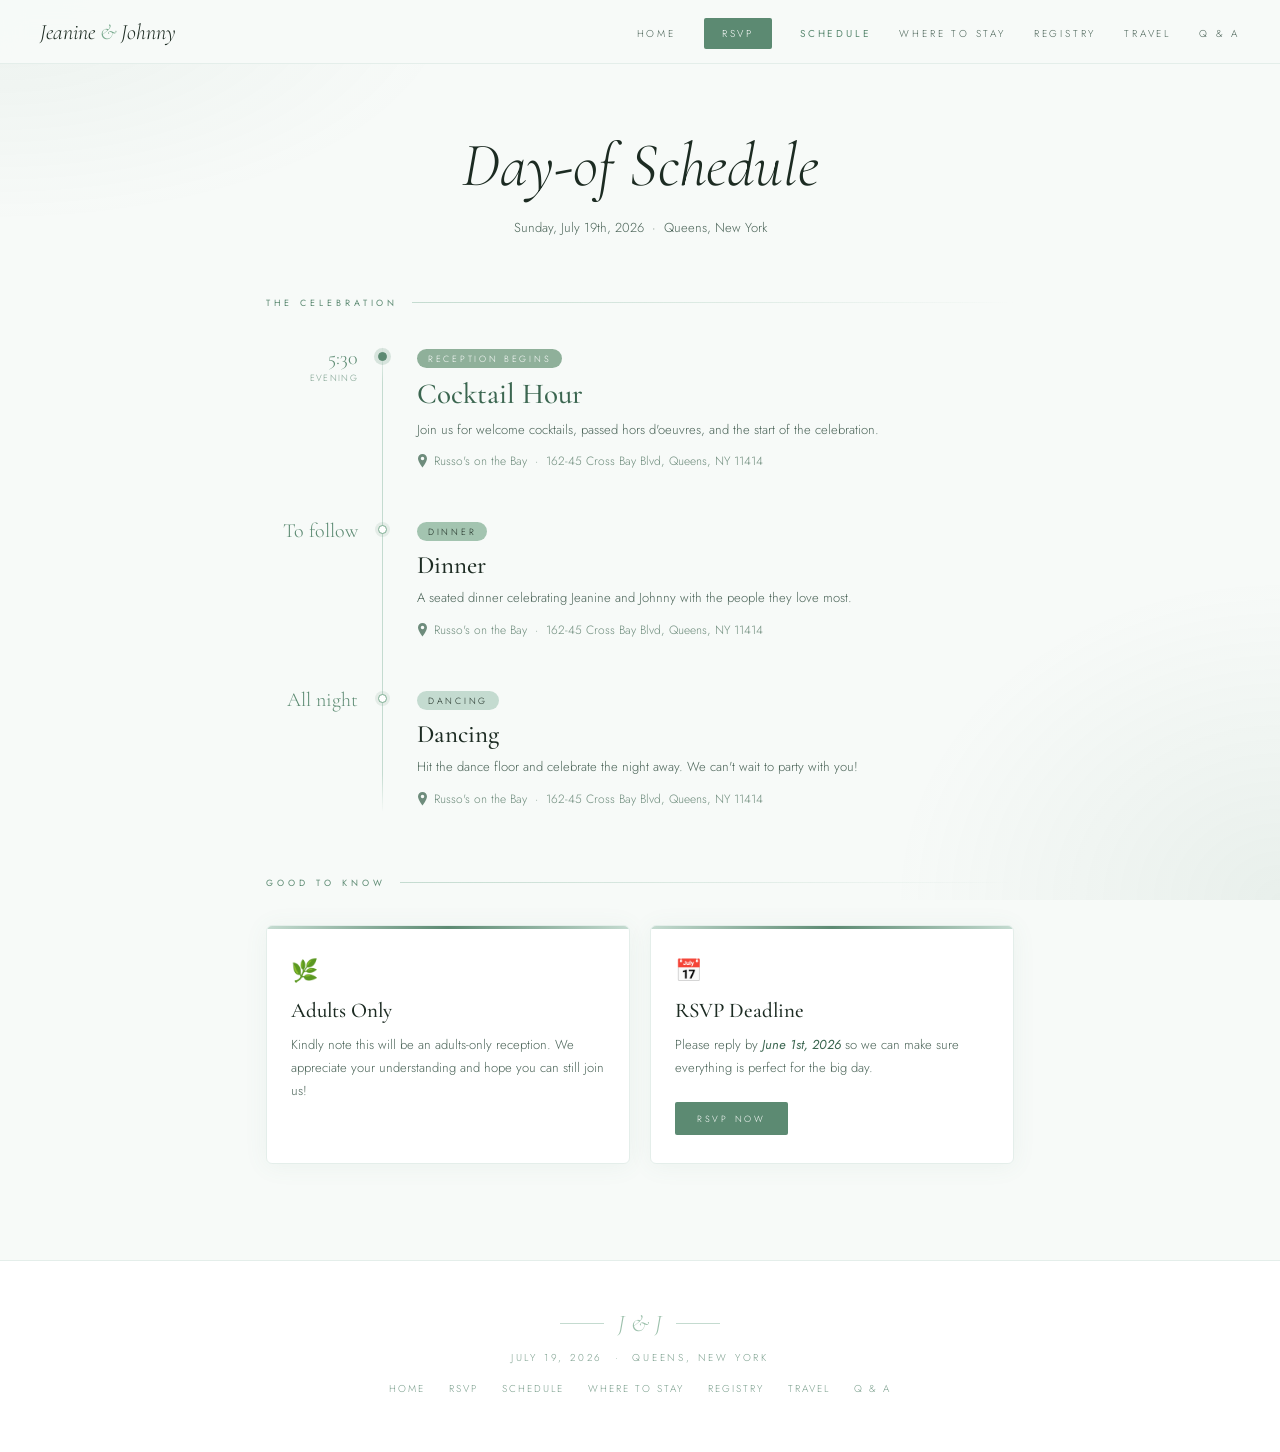
<file: schedule.html>
<!DOCTYPE html>
<html lang="en">
<head>
<meta charset="UTF-8">
<meta name="viewport" content="width=device-width, initial-scale=1.0">
<title>Schedule — Jeanine & Johnny</title>
<link href="https://fonts.googleapis.com/css2?family=Cormorant+Garamond:ital,wght@0,300;0,400;0,500;1,300;1,400;1,500&family=Cinzel:wght@400;500&family=Jost:wght@300;400;500&display=swap" rel="stylesheet">
<link rel="stylesheet" href="style.css">
<link rel="icon" type="image/png" href="[data-uri]">
  <meta property="og:type" content="website">
  <meta property="og:title" content="Schedule — Jeanine & Johnny">
  <meta property="og:description" content="Cocktail hour at 5:30 PM followed by dinner and dancing at Russo's on the Bay.">
  <meta property="og:image" content="https://jeanineandjohnny.com/og-image.jpg">
  <meta property="og:url" content="https://jeanineandjohnny.com">
  <meta name="twitter:card" content="summary_large_image">
  <meta name="twitter:title" content="Schedule — Jeanine & Johnny">
  <meta name="twitter:description" content="Cocktail hour at 5:30 PM followed by dinner and dancing at Russo's on the Bay.">
  <meta name="twitter:image" content="https://jeanineandjohnny.com/og-image.jpg">
</head>
<body>

<nav class="nav">
  <a class="nav-logo" href="index.html">Jeanine <span>&</span> Johnny</a>
  <ul class="nav-links" id="navLinks">
    <li><a href="index.html">Home</a></li>
    <li><a href="rsvp.html" class="nav-rsvp-btn">RSVP</a></li>
    <li><a href="schedule.html" class="active">Schedule</a></li>
    <li><a href="stay.html">Where to Stay</a></li>
    <li><a href="registry.html">Registry</a></li>
    <li><a href="travel.html">Travel</a></li>
    <li><a href="qa.html">Q &amp; A</a></li>
  </ul>
  <button class="nav-toggle" onclick="toggleNav()" aria-label="Menu">
    <span></span><span></span><span></span>
  </button>
</nav>

<div class="page-wrap">
<div class="inner">

  <div class="page-header anim">
    <h1>Day-of Schedule</h1>
    <p>Sunday, July 19th, 2026 &nbsp;·&nbsp; Queens, New York</p>
  </div>

  <p class="sec-label">The Celebration</p>

  <div class="timeline">

    <div class="tl-item featured anim anim-d1">
      <div class="tl-time">
        <span class="t-main">5:30</span>
        <span class="t-sub">evening</span>
      </div>
      <div class="tl-dot"><div class="dot"></div></div>
      <div class="tl-content">
        <span class="tl-tag">Reception Begins</span>
        <div class="tl-title">Cocktail Hour</div>
        <p class="tl-desc">Join us for welcome cocktails, passed hors d'oeuvres, and the start of the celebration.</p>
        <span class="tl-loc">
          <svg width="11" height="14" viewBox="0 0 11 14" fill="none"><path d="M5.5 0C3.01 0 1 2.01 1 4.5c0 3.38 4.5 9 4.5 9s4.5-5.62 4.5-9C10 2.01 7.99 0 5.5 0zm0 6.25a1.75 1.75 0 110-3.5 1.75 1.75 0 010 3.5z" fill="currentColor"/></svg>
          Russo's on the Bay &nbsp;·&nbsp; 162-45 Cross Bay Blvd, Queens, NY 11414
        </span>
      </div>
    </div>

    <div class="tl-item anim anim-d2">
      <div class="tl-time">
        <span class="t-main">To follow</span>
        <span class="t-sub">&nbsp;</span>
      </div>
      <div class="tl-dot"><div class="dot"></div></div>
      <div class="tl-content">
        <span class="tl-tag" style="background:var(--willow);color:var(--text-dark);">Dinner</span>
        <div class="tl-title">Dinner</div>
        <p class="tl-desc">A seated dinner celebrating Jeanine and Johnny with the people they love most.</p>
        <span class="tl-loc">
          <svg width="11" height="14" viewBox="0 0 11 14" fill="none"><path d="M5.5 0C3.01 0 1 2.01 1 4.5c0 3.38 4.5 9 4.5 9s4.5-5.62 4.5-9C10 2.01 7.99 0 5.5 0zm0 6.25a1.75 1.75 0 110-3.5 1.75 1.75 0 010 3.5z" fill="currentColor"/></svg>
          Russo's on the Bay &nbsp;·&nbsp; 162-45 Cross Bay Blvd, Queens, NY 11414
        </span>
      </div>
    </div>

    <div class="tl-item anim anim-d3">
      <div class="tl-time">
        <span class="t-main">All night</span>
        <span class="t-sub">&nbsp;</span>
      </div>
      <div class="tl-dot"><div class="dot"></div></div>
      <div class="tl-content">
        <span class="tl-tag" style="background:var(--eucalyptus-pale);color:var(--text-dark);">Dancing</span>
        <div class="tl-title">Dancing</div>
        <p class="tl-desc">Hit the dance floor and celebrate the night away. We can't wait to party with you!</p>
        <span class="tl-loc">
          <svg width="11" height="14" viewBox="0 0 11 14" fill="none"><path d="M5.5 0C3.01 0 1 2.01 1 4.5c0 3.38 4.5 9 4.5 9s4.5-5.62 4.5-9C10 2.01 7.99 0 5.5 0zm0 6.25a1.75 1.75 0 110-3.5 1.75 1.75 0 010 3.5z" fill="currentColor"/></svg>
          Russo's on the Bay &nbsp;·&nbsp; 162-45 Cross Bay Blvd, Queens, NY 11414
        </span>
      </div>
    </div>

  </div>

  <p class="sec-label">Good to Know</p>
  <div style="display:grid;grid-template-columns:1fr 1fr;gap:20px;" class="anim anim-d4">
    <div class="card">
      <span class="card-icon">🌿</span>
      <div class="card-title">Adults Only</div>
      <p class="card-text">Kindly note this will be an adults-only reception. We appreciate your understanding and hope you can still join us!</p>
    </div>
    <div class="card">
      <span class="card-icon">📅</span>
      <div class="card-title">RSVP Deadline</div>
      <p class="card-text">Please reply by <strong>June 1st, 2026</strong> so we can make sure everything is perfect for the big day.</p>
      <br>
      <a class="btn" href="rsvp.html" style="font-size:9px;padding:10px 22px;">RSVP Now</a>
    </div>
  </div>

</div>
</div>

<footer class="site-footer">
  <div class="footer-mark">
    <div class="footer-line"></div>
    <span class="footer-initials">J &amp; J</span>
    <div class="footer-line"></div>
  </div>
  <p class="footer-text">July 19, 2026 &nbsp;·&nbsp; Queens, New York</p>
  <div class="footer-links">
    <a href="index.html">Home</a>
    <a href="rsvp.html">RSVP</a>
    <a href="schedule.html">Schedule</a>
    <a href="stay.html">Where to Stay</a>
    <a href="registry.html">Registry</a>
    <a href="travel.html">Travel</a>
    <a href="qa.html">Q &amp; A</a>
  </div>
</footer>

<script>function toggleNav(){document.getElementById('navLinks').classList.toggle('open');}</script>
</body>
</html>
</file>
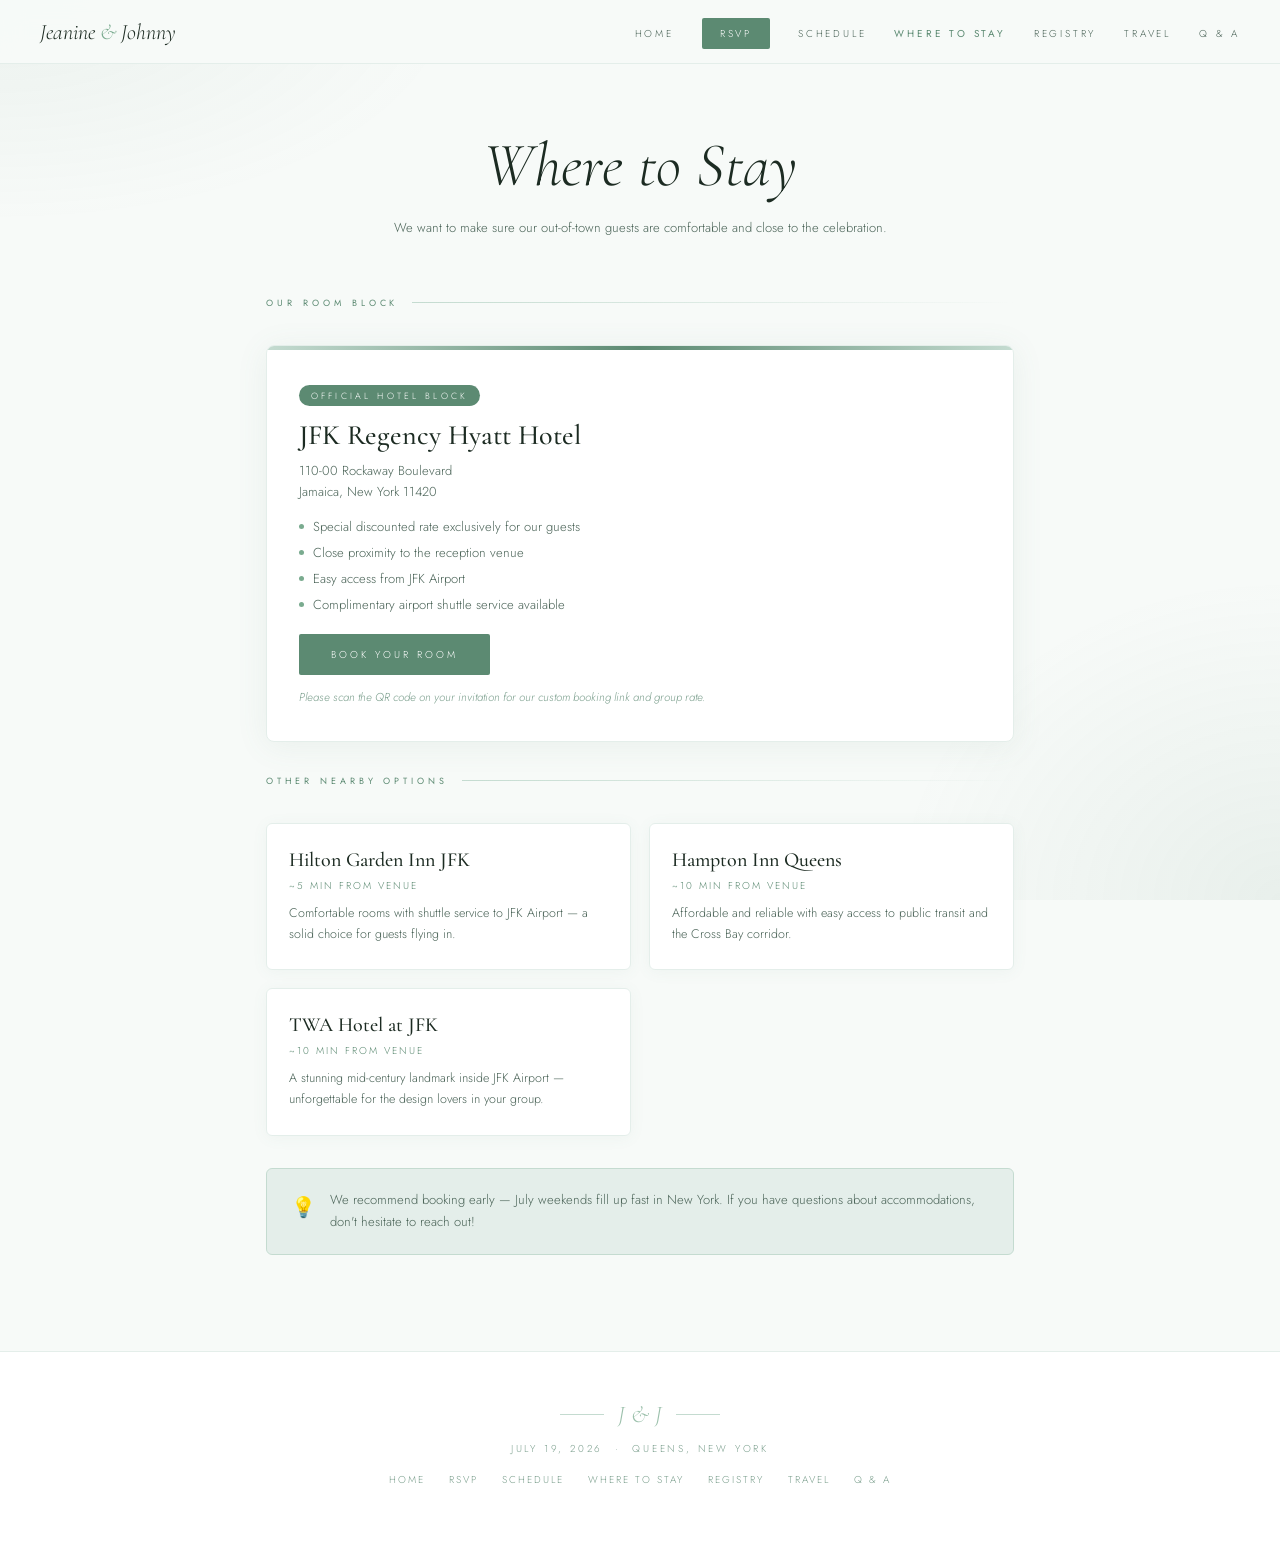
<file: stay.html>
<!DOCTYPE html>
<html lang="en">
<head>
<meta charset="UTF-8">
<meta name="viewport" content="width=device-width, initial-scale=1.0">
<title>Where to Stay — Jeanine & Johnny</title>
<link href="https://fonts.googleapis.com/css2?family=Cormorant+Garamond:ital,wght@0,300;0,400;0,500;1,300;1,400;1,500&family=Cinzel:wght@400;500&family=Jost:wght@300;400;500&display=swap" rel="stylesheet">
<link rel="stylesheet" href="style.css">
<link rel="icon" type="image/png" href="[data-uri]">
  <meta property="og:type" content="website">
  <meta property="og:title" content="Where to Stay — Jeanine & Johnny">
  <meta property="og:description" content="Hotel block and nearby accommodation options for our wedding weekend.">
  <meta property="og:image" content="https://jeanineandjohnny.com/og-image.jpg">
  <meta property="og:url" content="https://jeanineandjohnny.com">
  <meta name="twitter:card" content="summary_large_image">
  <meta name="twitter:title" content="Where to Stay — Jeanine & Johnny">
  <meta name="twitter:description" content="Hotel block and nearby accommodation options for our wedding weekend.">
  <meta name="twitter:image" content="https://jeanineandjohnny.com/og-image.jpg">
</head>
<body>

<nav class="nav">
  <a class="nav-logo" href="index.html">Jeanine <span>&</span> Johnny</a>
  <ul class="nav-links" id="navLinks">
    <li><a href="index.html">Home</a></li>
    <li><a href="rsvp.html" class="nav-rsvp-btn">RSVP</a></li>
    <li><a href="schedule.html">Schedule</a></li>
    <li><a href="stay.html" class="active">Where to Stay</a></li>
    <li><a href="registry.html">Registry</a></li>
    <li><a href="travel.html">Travel</a></li>
    <li><a href="qa.html">Q &amp; A</a></li>
  </ul>
  <button class="nav-toggle" onclick="toggleNav()" aria-label="Menu">
    <span></span><span></span><span></span>
  </button>
</nav>

<div class="page-wrap">
<div class="inner">

  <div class="page-header anim">
    <h1>Where to Stay</h1>
    <p>We want to make sure our out-of-town guests are comfortable and close to the celebration.</p>
  </div>

  <p class="sec-label">Our Room Block</p>

  <div class="stay-featured anim anim-d1">
    <span class="stay-badge">Official Hotel Block</span>
    <h2>JFK Regency Hyatt Hotel</h2>
    <p class="stay-address">110-00 Rockaway Boulevard<br>Jamaica, New York 11420</p>
    <ul class="stay-perks">
      <li>Special discounted rate exclusively for our guests</li>
      <li>Close proximity to the reception venue</li>
      <li>Easy access from JFK Airport</li>
      <li>Complimentary airport shuttle service available</li>
    </ul>
    <a class="btn" href="https://www.hyatt.com/shop/rooms/jfkrj?location=Hyatt%20Regency%20JFK%20Airport%20at%20Resorts%20World%20New%20York&checkinDate=2026-07-18&checkoutDate=2026-07-20&rooms=1&adults=1&kids=0&corp_id=g-hswg" target="_blank" rel="noopener">Book Your Room</a>
    <p class="card-note" style="margin-top:14px;">Please scan the QR code on your invitation for our custom booking link and group rate.</p>
  </div>

  <p class="sec-label">Other Nearby Options</p>

  <div class="stay-alt-grid anim anim-d2">
    <div class="stay-alt-card">
      <h3>Hilton Garden Inn JFK</h3>
      <span class="stay-dist">~5 min from venue</span>
      <p>Comfortable rooms with shuttle service to JFK Airport — a solid choice for guests flying in.</p>
    </div>
    <div class="stay-alt-card">
      <h3>Hampton Inn Queens</h3>
      <span class="stay-dist">~10 min from venue</span>
      <p>Affordable and reliable with easy access to public transit and the Cross Bay corridor.</p>
    </div>
    <div class="stay-alt-card">
      <h3>TWA Hotel at JFK</h3>
      <span class="stay-dist">~10 min from venue</span>
      <p>A stunning mid-century landmark inside JFK Airport — unforgettable for the design lovers in your group.</p>
    </div>
  </div>

  <div class="info-note anim anim-d3">
    <span class="info-note-icon">💡</span>
    <p>We recommend booking early — July weekends fill up fast in New York. If you have questions about accommodations, don't hesitate to reach out!</p>
  </div>

</div>
</div>

<footer class="site-footer">
  <div class="footer-mark">
    <div class="footer-line"></div>
    <span class="footer-initials">J &amp; J</span>
    <div class="footer-line"></div>
  </div>
  <p class="footer-text">July 19, 2026 &nbsp;·&nbsp; Queens, New York</p>
  <div class="footer-links">
    <a href="index.html">Home</a>
    <a href="rsvp.html">RSVP</a>
    <a href="schedule.html">Schedule</a>
    <a href="stay.html">Where to Stay</a>
    <a href="registry.html">Registry</a>
    <a href="travel.html">Travel</a>
    <a href="qa.html">Q &amp; A</a>
  </div>
</footer>

<script>function toggleNav(){document.getElementById('navLinks').classList.toggle('open');}</script>
</body>
</html>
</file>
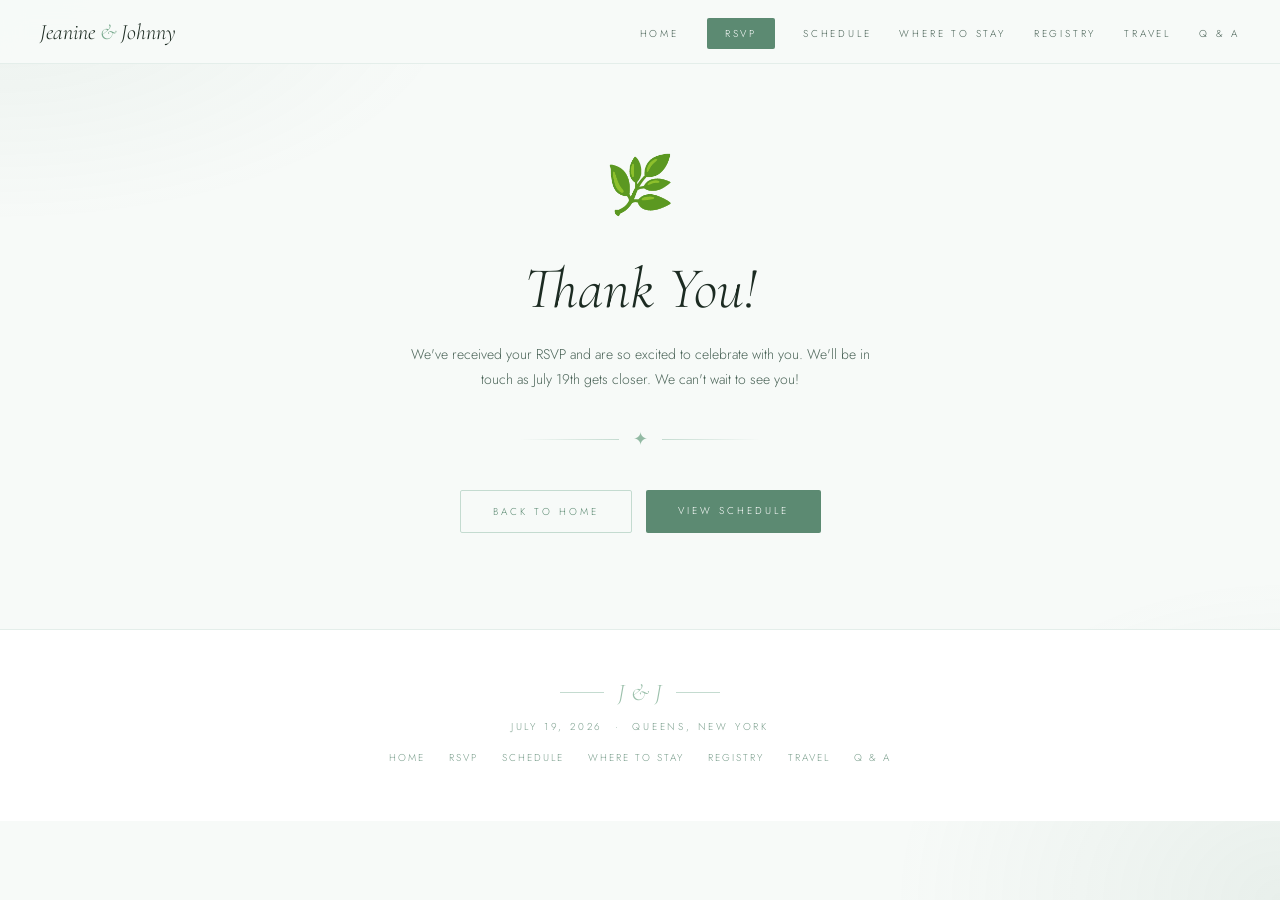
<file: thankyou.html>
<!DOCTYPE html>
<html lang="en">
<head>
<meta charset="UTF-8">
<meta name="viewport" content="width=device-width, initial-scale=1.0">
<title>Thank You — Jeanine & Johnny</title>
<link href="https://fonts.googleapis.com/css2?family=Cormorant+Garamond:ital,wght@0,300;0,400;0,500;1,300;1,400;1,500&family=Cinzel:wght@400;500&family=Jost:wght@300;400;500&display=swap" rel="stylesheet">
<link rel="stylesheet" href="style.css">
<link rel="icon" type="image/png" href="[data-uri]">
  <meta property="og:type" content="website">
  <meta property="og:title" content="Thank You — Jeanine & Johnny">
  <meta property="og:description" content="Thank you for your RSVP! We can't wait to celebrate with you.">
  <meta property="og:image" content="https://jeanineandjohnny.com/og-image.jpg">
  <meta property="og:url" content="https://jeanineandjohnny.com">
  <meta name="twitter:card" content="summary_large_image">
  <meta name="twitter:title" content="Thank You — Jeanine & Johnny">
  <meta name="twitter:description" content="Thank you for your RSVP! We can't wait to celebrate with you.">
  <meta name="twitter:image" content="https://jeanineandjohnny.com/og-image.jpg">
</head>
<body>

<nav class="nav">
  <a class="nav-logo" href="index.html">Jeanine <span>&</span> Johnny</a>
  <ul class="nav-links" id="navLinks">
    <li><a href="index.html">Home</a></li>
    <li><a href="rsvp.html" class="nav-rsvp-btn">RSVP</a></li>
    <li><a href="schedule.html">Schedule</a></li>
    <li><a href="stay.html">Where to Stay</a></li>
    <li><a href="registry.html">Registry</a></li>
    <li><a href="travel.html">Travel</a></li>
    <li><a href="qa.html">Q &amp; A</a></li>
  </ul>
  <button class="nav-toggle" onclick="toggleNav()" aria-label="Menu">
    <span></span><span></span><span></span>
  </button>
</nav>

<div class="page-wrap">
<div class="rsvp-wrap" style="text-align:center;padding-top:80px;">

  <div style="font-size:56px;margin-bottom:28px;">🌿</div>

  <h1 style="font-family:'Cormorant Garamond',serif;font-size:clamp(38px,7vw,58px);font-weight:300;font-style:italic;color:#1c2b22;margin-bottom:18px;">
    Thank You!
  </h1>

  <p style="font-size:14px;line-height:1.8;color:#4a6357;max-width:460px;margin:0 auto 36px;">
    We've received your RSVP and are so excited to celebrate with you. We'll be in touch as July 19th gets closer. We can't wait to see you!
  </p>

  <div class="ornament-divider" style="max-width:240px;margin:0 auto 40px;">
    <span class="orn">✦</span>
  </div>

  <div style="display:flex;gap:14px;justify-content:center;flex-wrap:wrap;">
    <a href="index.html" class="btn btn-outline">Back to Home</a>
    <a href="schedule.html" class="btn">View Schedule</a>
  </div>

</div>
</div>

<footer class="site-footer">
  <div class="footer-mark">
    <div class="footer-line"></div>
    <span class="footer-initials">J &amp; J</span>
    <div class="footer-line"></div>
  </div>
  <p class="footer-text">July 19, 2026 &nbsp;·&nbsp; Queens, New York</p>
  <div class="footer-links">
    <a href="index.html">Home</a>
    <a href="rsvp.html">RSVP</a>
    <a href="schedule.html">Schedule</a>
    <a href="stay.html">Where to Stay</a>
    <a href="registry.html">Registry</a>
    <a href="travel.html">Travel</a>
    <a href="qa.html">Q &amp; A</a>
  </div>
</footer>

<script>function toggleNav(){document.getElementById('navLinks').classList.toggle('open');}</script>
</body>
</html>
</file>
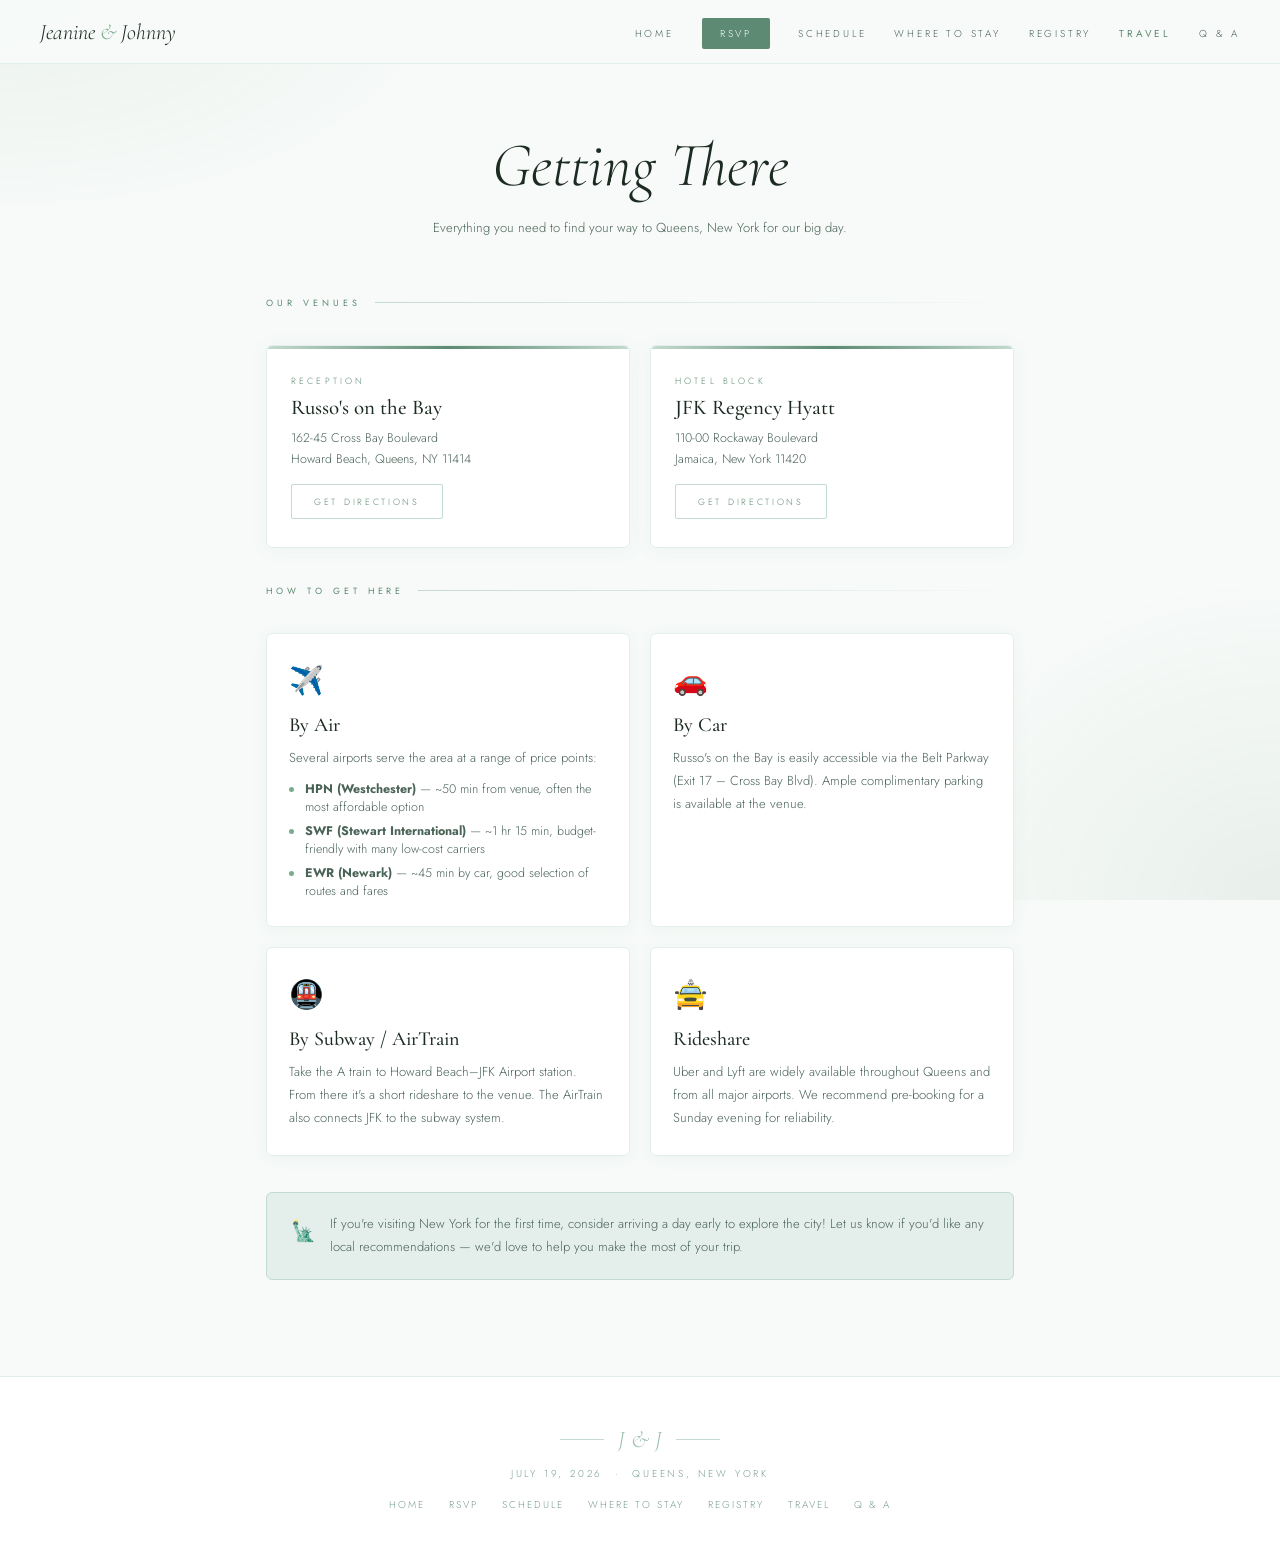
<file: travel.html>
<!DOCTYPE html>
<html lang="en">
<head>
<meta charset="UTF-8">
<meta name="viewport" content="width=device-width, initial-scale=1.0">
<title>Travel — Jeanine & Johnny</title>
<link href="https://fonts.googleapis.com/css2?family=Cormorant+Garamond:ital,wght@0,300;0,400;0,500;1,300;1,400;1,500&family=Cinzel:wght@400;500&family=Jost:wght@300;400;500&display=swap" rel="stylesheet">
<link rel="stylesheet" href="style.css">
<link rel="icon" type="image/png" href="[data-uri]">
  <meta property="og:type" content="website">
  <meta property="og:title" content="Travel — Jeanine & Johnny">
  <meta property="og:description" content="Directions, airports, and transportation info for our wedding at Russo's on the Bay, Queens.">
  <meta property="og:image" content="https://jeanineandjohnny.com/og-image.jpg">
  <meta property="og:url" content="https://jeanineandjohnny.com">
  <meta name="twitter:card" content="summary_large_image">
  <meta name="twitter:title" content="Travel — Jeanine & Johnny">
  <meta name="twitter:description" content="Directions, airports, and transportation info for our wedding at Russo's on the Bay, Queens.">
  <meta name="twitter:image" content="https://jeanineandjohnny.com/og-image.jpg">
</head>
<body>

<nav class="nav">
  <a class="nav-logo" href="index.html">Jeanine <span>&</span> Johnny</a>
  <ul class="nav-links" id="navLinks">
    <li><a href="index.html">Home</a></li>
    <li><a href="rsvp.html" class="nav-rsvp-btn">RSVP</a></li>
    <li><a href="schedule.html">Schedule</a></li>
    <li><a href="stay.html">Where to Stay</a></li>
    <li><a href="registry.html">Registry</a></li>
    <li><a href="travel.html" class="active">Travel</a></li>
    <li><a href="qa.html">Q &amp; A</a></li>
  </ul>
  <button class="nav-toggle" onclick="toggleNav()" aria-label="Menu">
    <span></span><span></span><span></span>
  </button>
</nav>

<div class="page-wrap">
<div class="inner">

  <div class="page-header anim">
    <h1>Getting There</h1>
    <p>Everything you need to find your way to Queens, New York for our big day.</p>
  </div>

  <p class="sec-label">Our Venues</p>

  <div class="travel-venues anim anim-d1">
    <div class="venue-card">
      <span class="venue-type">Reception</span>
      <h3>Russo's on the Bay</h3>
      <address>162-45 Cross Bay Boulevard<br>Howard Beach, Queens, NY 11414</address>
      <a class="btn btn-outline" style="font-size:9px;padding:10px 22px;"
         href="https://maps.google.com/?q=Russo's+on+the+Bay+162-45+Cross+Bay+Blvd+Queens+NY"
         target="_blank" rel="noopener">Get Directions</a>
    </div>
    <div class="venue-card">
      <span class="venue-type">Hotel Block</span>
      <h3>JFK Regency Hyatt</h3>
      <address>110-00 Rockaway Boulevard<br>Jamaica, New York 11420</address>
      <a class="btn btn-outline" style="font-size:9px;padding:10px 22px;"
         href="https://maps.google.com/?q=Hyatt+Regency+JFK+110-00+Rockaway+Blvd+Jamaica+NY"
         target="_blank" rel="noopener">Get Directions</a>
    </div>
  </div>

  <p class="sec-label">How to Get Here</p>

  <div class="travel-grid anim anim-d2">
    <div class="travel-card">
      <span class="t-icon">✈️</span>
      <h3>By Air</h3>
      <p>Several airports serve the area at a range of price points:</p>
      <ul>
        <li><strong>HPN (Westchester)</strong> — ~50 min from venue, often the most affordable option</li>
        <li><strong>SWF (Stewart International)</strong> — ~1 hr 15 min, budget-friendly with many low-cost carriers</li>
        <li><strong>EWR (Newark)</strong> — ~45 min by car, good selection of routes and fares</li>
      </ul>
    </div>
    <div class="travel-card">
      <span class="t-icon">🚗</span>
      <h3>By Car</h3>
      <p>Russo's on the Bay is easily accessible via the Belt Parkway (Exit 17 – Cross Bay Blvd). Ample complimentary parking is available at the venue.</p>
    </div>
    <div class="travel-card">
      <span class="t-icon">🚇</span>
      <h3>By Subway / AirTrain</h3>
      <p>Take the A train to Howard Beach–JFK Airport station. From there it's a short rideshare to the venue. The AirTrain also connects JFK to the subway system.</p>
    </div>
    <div class="travel-card">
      <span class="t-icon">🚖</span>
      <h3>Rideshare</h3>
      <p>Uber and Lyft are widely available throughout Queens and from all major airports. We recommend pre-booking for a Sunday evening for reliability.</p>
    </div>
  </div>

  <div class="info-note anim anim-d3">
    <span class="info-note-icon">🗽</span>
    <p>If you're visiting New York for the first time, consider arriving a day early to explore the city! Let us know if you'd like any local recommendations — we'd love to help you make the most of your trip.</p>
  </div>

</div>
</div>

<footer class="site-footer">
  <div class="footer-mark">
    <div class="footer-line"></div>
    <span class="footer-initials">J &amp; J</span>
    <div class="footer-line"></div>
  </div>
  <p class="footer-text">July 19, 2026 &nbsp;·&nbsp; Queens, New York</p>
  <div class="footer-links">
    <a href="index.html">Home</a>
    <a href="rsvp.html">RSVP</a>
    <a href="schedule.html">Schedule</a>
    <a href="stay.html">Where to Stay</a>
    <a href="registry.html">Registry</a>
    <a href="travel.html">Travel</a>
    <a href="qa.html">Q &amp; A</a>
  </div>
</footer>

<script>function toggleNav(){document.getElementById('navLinks').classList.toggle('open');}</script>
</body>
</html>
</file>
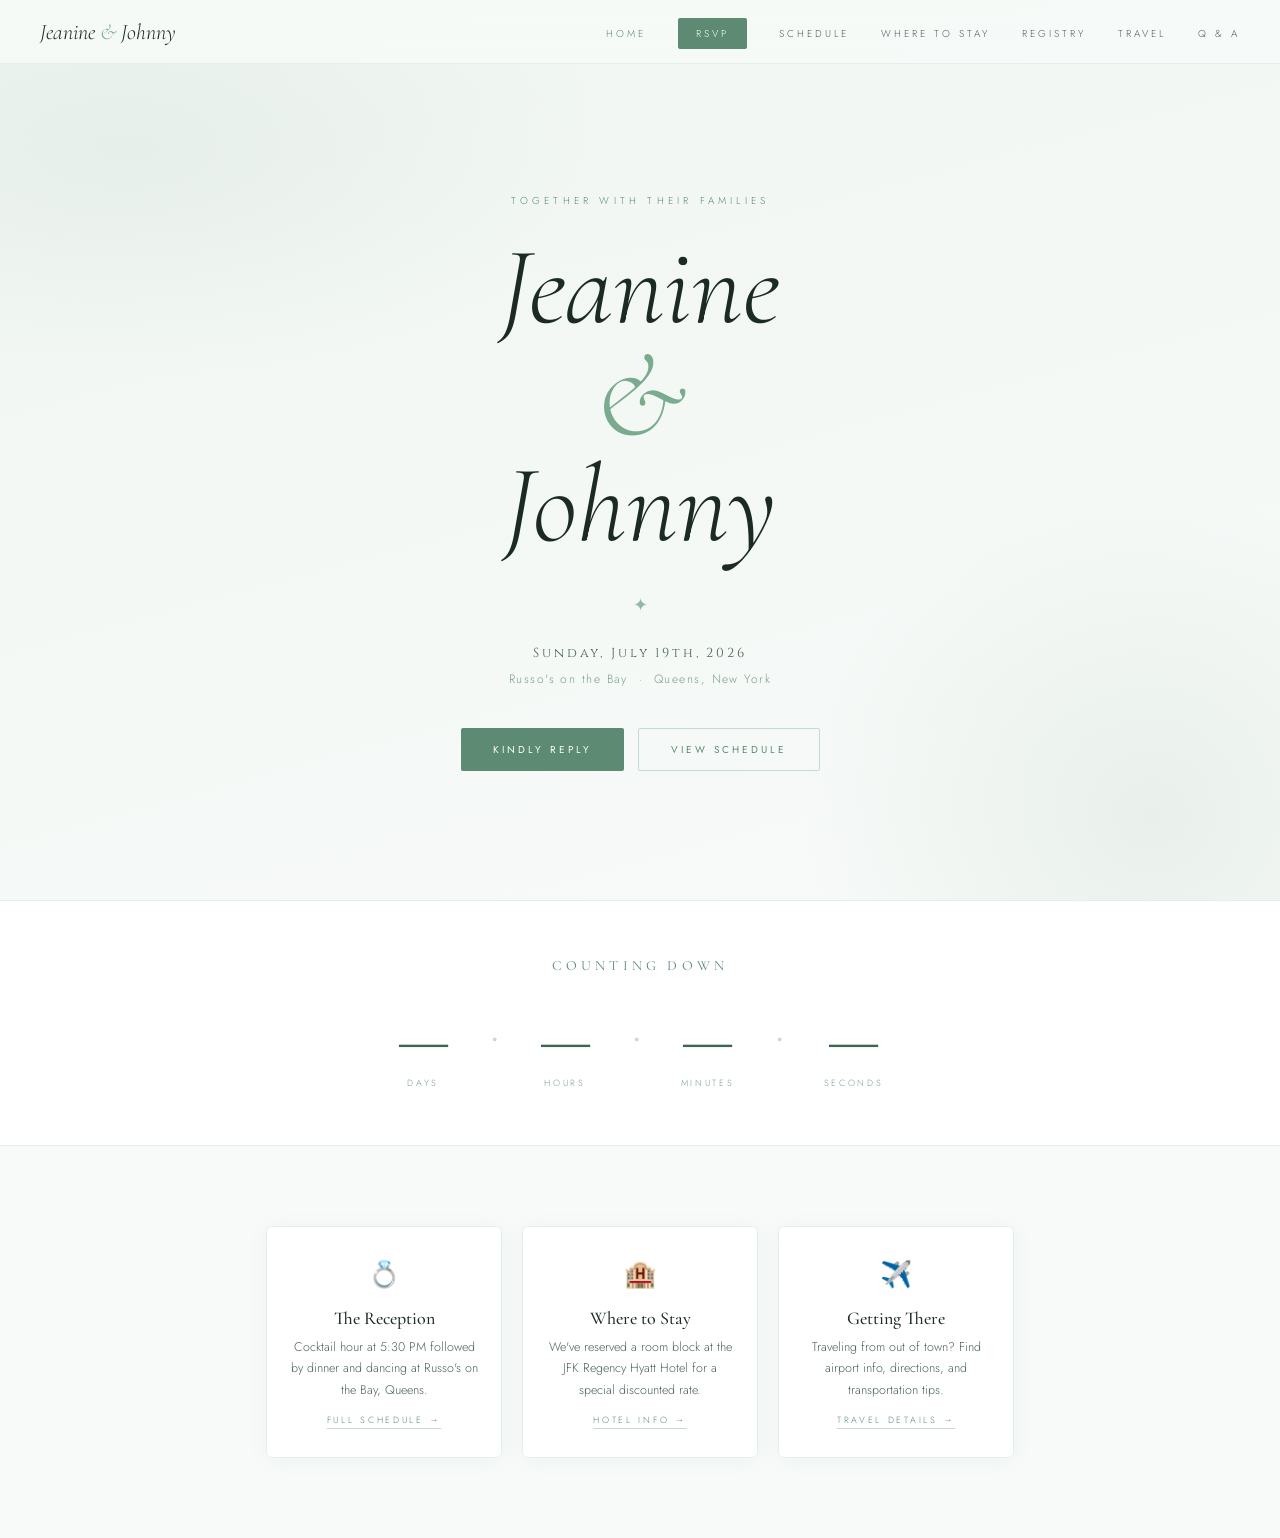
<file: wedding-website.html>
<!DOCTYPE html>
<html lang="en">
<head>
<meta charset="UTF-8">
<meta name="viewport" content="width=device-width, initial-scale=1.0">
<title>Jeanine & Johnny — July 19, 2026</title>
<link href="https://fonts.googleapis.com/css2?family=Cormorant+Garamond:ital,wght@0,300;0,400;0,500;1,300;1,400;1,500&family=Cinzel:wght@400;500&family=Jost:wght@300;400;500&display=swap" rel="stylesheet">
<style>

/* ═══════════════════════════════════════
   TOKENS & RESET
═══════════════════════════════════════ */
*, *::before, *::after { box-sizing: border-box; margin: 0; padding: 0; }
html { scroll-behavior: smooth; }

:root {
  --white:            #ffffff;
  --off-white:        #f7faf8;
  --eucalyptus:       #5c8a72;
  --eucalyptus-light: #7aab8f;
  --eucalyptus-pale:  #c4dbd0;
  --eucalyptus-mist:  #e4eeea;
  --eucalyptus-deep:  #3b6650;
  --willow:           #a3c4b0;
  --moss:             #8fb09a;
  --pewter:           #6e8c7c;
  --text-dark:        #1c2b22;
  --text-mid:         #4a6357;
  --text-light:       #7a9e8c;
  --nav-h:            64px;
}

body {
  background: var(--off-white);
  color: var(--text-dark);
  font-family: 'Jost', sans-serif;
  font-weight: 300;
  overflow-x: hidden;
}

/* ═══════════════════════════════════════
   NAV
═══════════════════════════════════════ */
.nav {
  position: fixed;
  top: 0; left: 0; right: 0;
  height: var(--nav-h);
  background: rgba(247,250,248,0.92);
  backdrop-filter: blur(12px);
  border-bottom: 1px solid var(--eucalyptus-mist);
  display: flex;
  align-items: center;
  justify-content: space-between;
  padding: 0 40px;
  z-index: 100;
}
.nav-logo {
  font-family: 'Cormorant Garamond', serif;
  font-style: italic;
  font-size: 22px;
  color: var(--text-dark);
  text-decoration: none;
  cursor: pointer;
}
.nav-logo span { color: var(--eucalyptus-light); }
.nav-links {
  display: flex;
  gap: 32px;
  list-style: none;
}
.nav-links a {
  font-size: 10px;
  letter-spacing: 0.3em;
  text-transform: uppercase;
  color: var(--text-mid);
  text-decoration: none;
  transition: color 0.2s;
  cursor: pointer;
}
.nav-links a:hover,
.nav-links a.active { color: var(--eucalyptus); }
.nav-rsvp-btn {
  font-size: 9px;
  letter-spacing: 0.3em;
  text-transform: uppercase;
  background: var(--eucalyptus);
  color: var(--white) !important;
  padding: 8px 18px;
  border-radius: 2px;
  transition: background 0.2s !important;
}
.nav-rsvp-btn:hover { background: var(--eucalyptus-deep) !important; color: var(--white) !important; }

/* Mobile nav toggle */
.nav-toggle {
  display: none;
  flex-direction: column;
  gap: 5px;
  cursor: pointer;
  background: none;
  border: none;
  padding: 4px;
}
.nav-toggle span {
  display: block;
  width: 22px;
  height: 1.5px;
  background: var(--text-dark);
  transition: all 0.3s;
}

/* ═══════════════════════════════════════
   PAGE SYSTEM
═══════════════════════════════════════ */
.page-section {
  display: none;
  min-height: 100vh;
  padding-top: var(--nav-h);
}
.page-section.active { display: block; }

/* shared inner */
.inner {
  max-width: 820px;
  margin: 0 auto;
  padding: 64px 36px 96px;
}
.inner-wide {
  max-width: 1000px;
  margin: 0 auto;
  padding: 64px 36px 96px;
}

/* shared section label */
.sec-label {
  font-size: 9px;
  font-weight: 400;
  letter-spacing: 0.44em;
  text-transform: uppercase;
  color: var(--eucalyptus);
  margin-bottom: 36px;
  display: flex;
  align-items: center;
  gap: 14px;
}
.sec-label::after {
  content: '';
  flex: 1;
  height: 1px;
  background: linear-gradient(to right, var(--eucalyptus-pale), transparent);
}

/* shared divider */
.ornament-divider {
  display: flex;
  align-items: center;
  gap: 14px;
  margin: 0 auto;
}
.ornament-divider::before { content:''; flex:1; height:1px; background: linear-gradient(to right, transparent, var(--eucalyptus-pale)); }
.ornament-divider::after  { content:''; flex:1; height:1px; background: linear-gradient(to left,  transparent, var(--eucalyptus-pale)); }
.ornament-divider .orn { font-family:'Cormorant Garamond',serif; font-size:18px; color:var(--eucalyptus-light); opacity:.8; }

/* shared card */
.card {
  background: var(--white);
  border: 1px solid var(--eucalyptus-mist);
  border-radius: 6px;
  padding: 28px 24px;
  position: relative;
  overflow: hidden;
  box-shadow: 0 2px 24px rgba(92,138,114,0.07);
}
.card::before {
  content:'';
  position:absolute;
  top:0; left:0; right:0;
  height:3px;
  background: linear-gradient(to right, var(--eucalyptus-pale), var(--eucalyptus), var(--eucalyptus-pale));
}
.card-icon { font-size:22px; margin-bottom:12px; display:block; }
.card-title {
  font-family:'Cormorant Garamond',serif;
  font-size:21px; font-weight:500;
  margin-bottom:10px;
  color:var(--text-dark);
}
.card-text { font-size:13px; line-height:1.78; color:var(--text-mid); }
.card-text strong { font-weight:400; color:var(--eucalyptus-deep); font-style:italic; }
.card-note { margin-top:10px; font-size:11.5px; font-style:italic; color:var(--text-light); }

/* btn */
.btn {
  display: inline-block;
  font-size: 10px;
  letter-spacing: 0.3em;
  text-transform: uppercase;
  background: var(--eucalyptus);
  color: var(--white);
  padding: 13px 32px;
  border-radius: 2px;
  border: none;
  cursor: pointer;
  text-decoration: none;
  transition: background 0.2s, transform 0.15s;
  font-family: 'Jost', sans-serif;
}
.btn:hover { background: var(--eucalyptus-deep); transform: translateY(-1px); }
.btn-outline {
  background: transparent;
  border: 1px solid var(--eucalyptus-pale);
  color: var(--eucalyptus);
}
.btn-outline:hover { background: var(--eucalyptus-mist); transform: translateY(-1px); }

/* animations */
@keyframes fadeUp {
  from { opacity:0; transform:translateY(20px); }
  to   { opacity:1; transform:translateY(0); }
}
.anim { animation: fadeUp 0.8s ease both; }
.anim-d1 { animation-delay:.1s; }
.anim-d2 { animation-delay:.22s; }
.anim-d3 { animation-delay:.34s; }
.anim-d4 { animation-delay:.46s; }
.anim-d5 { animation-delay:.58s; }

/* footer */
.page-footer {
  text-align:center;
  padding: 20px 0 0;
}
.footer-mark { display:flex; align-items:center; justify-content:center; gap:14px; margin-bottom:12px; }
.footer-line  { width:44px; height:1px; background:var(--eucalyptus-pale); }
.footer-initials { font-family:'Cormorant Garamond',serif; font-style:italic; font-size:24px; color:var(--eucalyptus-light); opacity:.75; }
.footer-text { font-size:10px; letter-spacing:.28em; text-transform:uppercase; color:var(--text-light); }


/* ═══════════════════════════════════════
   1. HOME
═══════════════════════════════════════ */
#home {
  background: linear-gradient(165deg, #f0f6f2 0%, var(--off-white) 60%);
}
.home-hero {
  min-height: calc(100vh - var(--nav-h));
  display: flex;
  flex-direction: column;
  align-items: center;
  justify-content: center;
  text-align: center;
  padding: 60px 36px;
  position: relative;
}
.home-hero::before {
  content:'';
  position:absolute;
  inset:0;
  background:
    radial-gradient(ellipse 70% 50% at 10% 10%, rgba(92,138,114,0.07) 0%, transparent 55%),
    radial-gradient(ellipse 50% 70% at 90% 90%, rgba(92,138,114,0.09) 0%, transparent 55%);
  pointer-events:none;
}
.home-eyebrow {
  font-size:10px; letter-spacing:.42em; text-transform:uppercase;
  color:var(--eucalyptus); margin-bottom:24px;
}
.home-names {
  font-family:'Cormorant Garamond',serif;
  font-size: clamp(60px, 13vw, 110px);
  font-weight:300; font-style:italic;
  line-height:1.0; color:var(--text-dark);
  margin-bottom:6px;
}
.home-amp {
  color:var(--eucalyptus-light);
  font-size:1.1em;
  display:block;
  line-height:.9;
}
.home-divider { max-width:260px; margin: 28px auto; }
.home-date {
  font-family:'Cinzel',serif;
  font-size:13px; letter-spacing:.22em;
  color:var(--text-mid); margin-bottom:8px;
}
.home-venue {
  font-size:12px; letter-spacing:.12em;
  color:var(--text-light); margin-bottom:40px;
}
.home-cta-row { display:flex; gap:14px; justify-content:center; flex-wrap:wrap; }

.home-details {
  display:grid;
  grid-template-columns: repeat(3,1fr);
  gap:20px;
  max-width:820px;
  margin:80px auto 0;
  padding:0 36px 80px;
}
.home-detail-card {
  background:var(--white);
  border:1px solid var(--eucalyptus-mist);
  border-radius:6px;
  padding:28px 22px;
  text-align:center;
  box-shadow:0 2px 20px rgba(92,138,114,0.06);
}
.home-detail-card .icon { font-size:26px; margin-bottom:14px; }
.home-detail-card h3 {
  font-family:'Cormorant Garamond',serif;
  font-size:18px; font-weight:500;
  color:var(--text-dark); margin-bottom:8px;
}
.home-detail-card p { font-size:12.5px; line-height:1.7; color:var(--text-mid); }
.home-detail-card .detail-link {
  display:inline-block; margin-top:12px;
  font-size:9px; letter-spacing:.3em;
  text-transform:uppercase; color:var(--eucalyptus);
  text-decoration:none; cursor:pointer;
  border-bottom:1px solid var(--eucalyptus-pale);
  padding-bottom:2px;
  transition:color .2s, border-color .2s;
}
.home-detail-card .detail-link:hover { color:var(--eucalyptus-deep); border-color:var(--eucalyptus); }

.home-countdown {
  text-align:center;
  padding:56px 36px;
  background:var(--white);
  border-top:1px solid var(--eucalyptus-mist);
  border-bottom:1px solid var(--eucalyptus-mist);
}
.home-countdown h2 {
  font-family:'Cormorant Garamond',serif;
  font-size:14px; font-weight:400;
  letter-spacing:.3em; text-transform:uppercase;
  color:var(--eucalyptus); margin-bottom:32px;
}
.countdown-row { display:flex; justify-content:center; gap:40px; flex-wrap:wrap; }
.countdown-unit { text-align:center; }
.countdown-num {
  font-family:'Cormorant Garamond',serif;
  font-size:clamp(42px,7vw,64px);
  font-weight:300; line-height:1;
  color:var(--eucalyptus-deep);
  display:block;
}
.countdown-lbl {
  font-size:9px; letter-spacing:.3em;
  text-transform:uppercase; color:var(--text-light);
  margin-top:6px; display:block;
}
.countdown-sep {
  font-family:'Cormorant Garamond',serif;
  font-size:48px; color:var(--eucalyptus-pale);
  line-height:1; align-self:flex-start; padding-top:4px;
}


/* ═══════════════════════════════════════
   2. RSVP
═══════════════════════════════════════ */
.rsvp-wrap {
  max-width:600px;
  margin:0 auto;
  padding:64px 36px 96px;
}
.rsvp-header { text-align:center; margin-bottom:52px; }
.rsvp-header h1 {
  font-family:'Cormorant Garamond',serif;
  font-size:clamp(42px,8vw,62px);
  font-weight:300; font-style:italic;
  color:var(--text-dark); margin-bottom:16px;
}
.rsvp-header p { font-size:13px; line-height:1.75; color:var(--text-mid); }
.rsvp-header .deadline {
  display:inline-block; margin-top:14px;
  font-family:'Cinzel',serif; font-size:11px;
  letter-spacing:.2em; color:var(--eucalyptus-deep);
  background:var(--eucalyptus-mist);
  padding:6px 16px; border-radius:2px;
}

.rsvp-form { display:flex; flex-direction:column; gap:22px; }

.form-group { display:flex; flex-direction:column; gap:7px; }
.form-group label {
  font-size:9px; letter-spacing:.35em;
  text-transform:uppercase; color:var(--eucalyptus);
}
.form-group input,
.form-group select,
.form-group textarea {
  width:100%;
  padding:13px 16px;
  border:1px solid var(--eucalyptus-pale);
  border-radius:4px;
  background:var(--white);
  font-family:'Jost',sans-serif;
  font-size:14px; font-weight:300;
  color:var(--text-dark);
  outline:none;
  transition:border-color .2s, box-shadow .2s;
  appearance:none;
}
.form-group input:focus,
.form-group select:focus,
.form-group textarea:focus {
  border-color:var(--eucalyptus-light);
  box-shadow:0 0 0 3px rgba(92,138,114,0.1);
}
.form-group textarea { resize:vertical; min-height:90px; }

.form-row { display:grid; grid-template-columns:1fr 1fr; gap:16px; }

.radio-group { display:flex; gap:14px; flex-wrap:wrap; }
.radio-option {
  display:flex; align-items:center; gap:9px;
  padding:11px 20px;
  border:1px solid var(--eucalyptus-pale);
  border-radius:4px;
  cursor:pointer;
  font-size:13px; color:var(--text-mid);
  transition:all .2s;
  user-select:none;
  background:var(--white);
}
.radio-option input[type=radio] { display:none; }
.radio-option.selected {
  border-color:var(--eucalyptus);
  background:var(--eucalyptus-mist);
  color:var(--eucalyptus-deep);
}
.radio-dot {
  width:10px; height:10px; border-radius:50%;
  border:1.5px solid var(--eucalyptus-pale);
  flex-shrink:0; transition:all .2s;
}
.radio-option.selected .radio-dot {
  background:var(--eucalyptus);
  border-color:var(--eucalyptus);
}

.guest-fields { display:none; flex-direction:column; gap:22px; }
.guest-fields.visible { display:flex; }

.rsvp-submit-row { text-align:center; padding-top:8px; }
.rsvp-submit-row .btn { width:100%; padding:16px; font-size:11px; letter-spacing:.35em; }

/* success state */
.rsvp-success {
  display:none;
  text-align:center;
  padding:60px 20px;
}
.rsvp-success.visible { display:block; }
.rsvp-success .success-icon { font-size:48px; margin-bottom:24px; }
.rsvp-success h2 {
  font-family:'Cormorant Garamond',serif;
  font-size:36px; font-style:italic; font-weight:300;
  color:var(--text-dark); margin-bottom:14px;
}
.rsvp-success p { font-size:14px; color:var(--text-mid); line-height:1.75; }

.form-hint { font-size:11px; color:var(--text-light); font-style:italic; }

/* ═══════════════════════════════════════
   3. SCHEDULE
═══════════════════════════════════════ */
.schedule-header { text-align:center; margin-bottom:64px; }
.schedule-header h1 {
  font-family:'Cormorant Garamond',serif;
  font-size:clamp(40px,7vw,60px);
  font-weight:300; font-style:italic;
  color:var(--text-dark); margin-bottom:14px;
}
.schedule-header p { font-size:13px; line-height:1.75; color:var(--text-mid); }

.timeline { position:relative; margin-bottom:64px; }
.timeline::before {
  content:'';
  position:absolute; left:116px; top:0; bottom:0;
  width:1px;
  background:linear-gradient(to bottom, transparent, var(--eucalyptus-pale) 8%, var(--eucalyptus-pale) 92%, transparent);
}
.tl-item {
  display:flex; align-items:flex-start;
  margin-bottom:44px;
  animation:fadeUp .8s ease both;
}
.tl-item:nth-child(1){animation-delay:.1s}
.tl-item:nth-child(2){animation-delay:.22s}
.tl-item:nth-child(3){animation-delay:.34s}

.tl-time { width:104px; padding-right:12px; text-align:right; flex-shrink:0; padding-top:3px; }
.tl-time .t-main {
  font-family:'Cormorant Garamond',serif;
  font-size:20px; color:var(--eucalyptus);
  display:block; line-height:1;
}
.tl-time .t-sub {
  font-size:9px; letter-spacing:.15em; text-transform:uppercase;
  color:var(--text-light); display:block; margin-top:3px;
}
.tl-dot {
  width:25px; flex-shrink:0;
  display:flex; justify-content:center;
  padding-top:7px; position:relative; z-index:1;
}
.dot {
  width:9px; height:9px; border-radius:50%;
  background:var(--white);
  border:1.5px solid var(--eucalyptus-light);
  box-shadow:0 0 0 3px rgba(92,138,114,0.12);
}
.tl-item.featured .dot {
  background:var(--eucalyptus); border-color:var(--eucalyptus);
  box-shadow:0 0 0 4px rgba(92,138,114,0.2);
}
.tl-content { flex:1; padding-left:22px; }
.tl-tag {
  display:inline-block; font-size:9px;
  letter-spacing:.3em; text-transform:uppercase;
  color:var(--white); background:var(--moss);
  padding:3px 11px; border-radius:20px; margin-bottom:9px;
}
.tl-title {
  font-family:'Cormorant Garamond',serif;
  font-size:25px; font-weight:500;
  line-height:1.2; margin-bottom:7px; color:var(--text-dark);
}
.tl-item.featured .tl-title { font-size:29px; color:var(--eucalyptus-deep); }
.tl-desc { font-size:13px; line-height:1.75; color:var(--text-mid); margin-bottom:10px; }
.tl-loc {
  display:inline-flex; align-items:flex-start;
  gap:6px; font-size:12px; color:var(--pewter); line-height:1.55;
}
.tl-loc svg { flex-shrink:0; margin-top:2px; }

.schedule-cards { display:grid; grid-template-columns:1fr 1fr; gap:20px; }

/* ═══════════════════════════════════════
   4. WHERE TO STAY
═══════════════════════════════════════ */
.stay-header { text-align:center; margin-bottom:56px; }
.stay-header h1 {
  font-family:'Cormorant Garamond',serif;
  font-size:clamp(40px,7vw,60px);
  font-weight:300; font-style:italic;
  color:var(--text-dark); margin-bottom:14px;
}
.stay-header p { font-size:13px; line-height:1.75; color:var(--text-mid); max-width:520px; margin:0 auto; }

.stay-featured {
  background:var(--white);
  border:1px solid var(--eucalyptus-mist);
  border-radius:8px;
  padding:36px 32px;
  position:relative; overflow:hidden;
  box-shadow:0 4px 32px rgba(92,138,114,0.09);
  margin-bottom:32px;
  display:grid;
  grid-template-columns:1fr auto;
  gap:24px;
  align-items:start;
}
.stay-featured::before {
  content:'';
  position:absolute; top:0; left:0; right:0; height:4px;
  background:linear-gradient(to right, var(--eucalyptus-pale), var(--eucalyptus), var(--eucalyptus-pale));
}
.stay-badge {
  display:inline-block; font-size:9px;
  letter-spacing:.35em; text-transform:uppercase;
  color:var(--white); background:var(--eucalyptus);
  padding:4px 12px; border-radius:20px; margin-bottom:12px;
}
.stay-featured h2 {
  font-family:'Cormorant Garamond',serif;
  font-size:28px; font-weight:500;
  color:var(--text-dark); margin-bottom:8px;
}
.stay-featured .stay-address {
  font-size:13px; color:var(--text-mid); line-height:1.65; margin-bottom:14px;
}
.stay-featured .stay-perks {
  list-style:none; display:flex; flex-direction:column; gap:7px; margin-bottom:20px;
}
.stay-featured .stay-perks li {
  font-size:13px; color:var(--text-mid);
  display:flex; align-items:center; gap:9px;
}
.stay-featured .stay-perks li::before {
  content:''; width:5px; height:5px; border-radius:50%;
  background:var(--eucalyptus-light); flex-shrink:0;
}
.stay-price-tag {
  text-align:right; padding-top:8px;
}
.stay-price-tag .label { font-size:9px; letter-spacing:.3em; text-transform:uppercase; color:var(--text-light); display:block; margin-bottom:4px; }
.stay-price-tag .price {
  font-family:'Cormorant Garamond',serif;
  font-size:14px; color:var(--eucalyptus-deep); font-style:italic;
}

.stay-alt-grid { display:grid; grid-template-columns:1fr 1fr; gap:18px; margin-bottom:32px; }
.stay-alt-card {
  background:var(--white);
  border:1px solid var(--eucalyptus-mist);
  border-radius:6px; padding:24px 22px;
  box-shadow:0 2px 16px rgba(92,138,114,0.06);
}
.stay-alt-card h3 {
  font-family:'Cormorant Garamond',serif;
  font-size:20px; font-weight:500;
  color:var(--text-dark); margin-bottom:6px;
}
.stay-alt-card .stay-dist {
  font-size:10px; letter-spacing:.2em; text-transform:uppercase;
  color:var(--eucalyptus); margin-bottom:10px; display:block;
}
.stay-alt-card p { font-size:12.5px; color:var(--text-mid); line-height:1.7; }

.stay-note {
  background:var(--eucalyptus-mist);
  border:1px solid var(--eucalyptus-pale);
  border-radius:6px; padding:20px 24px;
  font-size:13px; line-height:1.75; color:var(--text-mid);
  display:flex; gap:14px; align-items:flex-start;
}
.stay-note-icon { font-size:20px; flex-shrink:0; margin-top:1px; }


/* ═══════════════════════════════════════
   5. REGISTRY
═══════════════════════════════════════ */
.registry-header { text-align:center; margin-bottom:56px; }
.registry-header h1 {
  font-family:'Cormorant Garamond',serif;
  font-size:clamp(40px,7vw,60px);
  font-weight:300; font-style:italic;
  color:var(--text-dark); margin-bottom:14px;
}
.registry-header p { font-size:13px; line-height:1.75; color:var(--text-mid); max-width:520px; margin:0 auto; }

.registry-note {
  background:var(--eucalyptus-mist);
  border-left:3px solid var(--eucalyptus);
  border-radius:0 4px 4px 0;
  padding:18px 22px;
  font-size:13px; line-height:1.75; color:var(--text-mid);
  margin-bottom:36px;
  font-style:italic;
}

.registry-grid { display:grid; grid-template-columns:repeat(3,1fr); gap:20px; margin-bottom:40px; }
.registry-card {
  background:var(--white);
  border:1px solid var(--eucalyptus-mist);
  border-radius:6px; padding:32px 22px;
  text-align:center;
  box-shadow:0 2px 20px rgba(92,138,114,0.06);
  display:flex; flex-direction:column; align-items:center; gap:14px;
  transition:transform .2s, box-shadow .2s;
}
.registry-card:hover { transform:translateY(-3px); box-shadow:0 6px 32px rgba(92,138,114,0.12); }
.registry-card .reg-logo { font-size:32px; }
.registry-card h3 {
  font-family:'Cormorant Garamond',serif;
  font-size:20px; font-weight:500; color:var(--text-dark);
}
.registry-card p { font-size:12.5px; color:var(--text-mid); line-height:1.7; }
.registry-card .btn { margin-top:6px; font-size:9px; padding:10px 22px; }

.registry-cash {
  background:var(--white);
  border:1px solid var(--eucalyptus-mist);
  border-radius:6px; padding:32px;
  display:grid; grid-template-columns:1fr 1fr;
  gap:28px; align-items:center;
  box-shadow:0 2px 20px rgba(92,138,114,0.06);
}
.registry-cash h3 {
  font-family:'Cormorant Garamond',serif;
  font-size:24px; font-weight:500; color:var(--text-dark); margin-bottom:10px;
}
.registry-cash p { font-size:13px; color:var(--text-mid); line-height:1.75; }
.registry-cash-visual {
  display:flex; justify-content:center; align-items:center;
  font-size:56px; opacity:.6;
}


/* ═══════════════════════════════════════
   6. TRAVEL
═══════════════════════════════════════ */
.travel-header { text-align:center; margin-bottom:56px; }
.travel-header h1 {
  font-family:'Cormorant Garamond',serif;
  font-size:clamp(40px,7vw,60px);
  font-weight:300; font-style:italic;
  color:var(--text-dark); margin-bottom:14px;
}
.travel-header p { font-size:13px; line-height:1.75; color:var(--text-mid); max-width:520px; margin:0 auto; }

.travel-venues { display:grid; grid-template-columns:1fr 1fr; gap:20px; margin-bottom:36px; }
.venue-card {
  background:var(--white);
  border:1px solid var(--eucalyptus-mist);
  border-radius:6px; padding:28px 24px;
  box-shadow:0 2px 20px rgba(92,138,114,0.06);
  position:relative; overflow:hidden;
}
.venue-card::before {
  content:''; position:absolute; top:0; left:0; right:0; height:3px;
  background:linear-gradient(to right, var(--eucalyptus-pale), var(--eucalyptus), var(--eucalyptus-pale));
}
.venue-card .venue-type {
  font-size:9px; letter-spacing:.35em; text-transform:uppercase;
  color:var(--eucalyptus); margin-bottom:8px; display:block;
}
.venue-card h3 {
  font-family:'Cormorant Garamond',serif;
  font-size:21px; font-weight:500; color:var(--text-dark); margin-bottom:8px;
}
.venue-card address {
  font-style:normal; font-size:12.5px;
  color:var(--text-mid); line-height:1.7; margin-bottom:14px;
}

.travel-grid { display:grid; grid-template-columns:1fr 1fr; gap:20px; margin-bottom:36px; }
.travel-card {
  background:var(--white);
  border:1px solid var(--eucalyptus-mist);
  border-radius:6px; padding:26px 22px;
  box-shadow:0 2px 16px rgba(92,138,114,0.06);
}
.travel-card .t-icon { font-size:28px; margin-bottom:12px; display:block; }
.travel-card h3 {
  font-family:'Cormorant Garamond',serif;
  font-size:20px; font-weight:500; color:var(--text-dark); margin-bottom:10px;
}
.travel-card p { font-size:13px; color:var(--text-mid); line-height:1.75; }
.travel-card ul { padding-left:0; list-style:none; display:flex; flex-direction:column; gap:6px; margin-top:10px; }
.travel-card ul li {
  font-size:12.5px; color:var(--text-mid);
  padding-left:16px; position:relative;
}
.travel-card ul li::before {
  content:''; position:absolute; left:0; top:7px;
  width:5px; height:5px; border-radius:50%;
  background:var(--eucalyptus-light);
}

.travel-tip {
  background:var(--eucalyptus-mist);
  border:1px solid var(--eucalyptus-pale);
  border-radius:6px; padding:20px 24px;
  font-size:13px; line-height:1.75; color:var(--text-mid);
  display:flex; gap:14px; align-items:flex-start;
}


/* ═══════════════════════════════════════
   7. Q&A
═══════════════════════════════════════ */
.qa-header { text-align:center; margin-bottom:56px; }
.qa-header h1 {
  font-family:'Cormorant Garamond',serif;
  font-size:clamp(40px,7vw,60px);
  font-weight:300; font-style:italic;
  color:var(--text-dark); margin-bottom:14px;
}
.qa-header p { font-size:13px; line-height:1.75; color:var(--text-mid); max-width:520px; margin:0 auto; }

.qa-list { display:flex; flex-direction:column; gap:4px; margin-bottom:48px; }
.qa-item {
  background:var(--white);
  border:1px solid var(--eucalyptus-mist);
  border-radius:6px;
  overflow:hidden;
  box-shadow:0 1px 12px rgba(92,138,114,0.05);
}
.qa-q {
  width:100%; text-align:left;
  padding:20px 24px;
  background:none; border:none; cursor:pointer;
  display:flex; justify-content:space-between; align-items:center;
  gap:16px;
  font-family:'Cormorant Garamond',serif;
  font-size:20px; font-weight:500;
  color:var(--text-dark);
  transition:color .2s;
}
.qa-q:hover { color:var(--eucalyptus-deep); }
.qa-chevron {
  font-size:13px; color:var(--eucalyptus-light);
  transition:transform .3s; flex-shrink:0;
}
.qa-item.open .qa-chevron { transform:rotate(180deg); }
.qa-a {
  max-height:0; overflow:hidden;
  transition:max-height .35s ease, padding .35s ease;
  padding:0 24px;
  font-size:13.5px; line-height:1.8; color:var(--text-mid);
}
.qa-item.open .qa-a {
  max-height:300px;
  padding:0 24px 20px;
}

.qa-contact {
  background:var(--white);
  border:1px solid var(--eucalyptus-mist);
  border-radius:6px; padding:36px 32px;
  text-align:center;
  box-shadow:0 2px 20px rgba(92,138,114,0.06);
}
.qa-contact h3 {
  font-family:'Cormorant Garamond',serif;
  font-size:26px; font-weight:400; font-style:italic;
  color:var(--text-dark); margin-bottom:12px;
}
.qa-contact p { font-size:13px; color:var(--text-mid); line-height:1.75; margin-bottom:20px; }
.qa-contacts-row { display:flex; justify-content:center; gap:32px; flex-wrap:wrap; }
.qa-contact-person { text-align:center; }
.qa-contact-person .name {
  font-family:'Cormorant Garamond',serif;
  font-size:18px; font-style:italic;
  color:var(--text-dark); display:block; margin-bottom:4px;
}
.qa-contact-person .role { font-size:10px; letter-spacing:.25em; text-transform:uppercase; color:var(--eucalyptus); display:block; margin-bottom:6px; }
.qa-contact-person a { font-size:13px; color:var(--text-mid); text-decoration:none; }
.qa-contact-person a:hover { color:var(--eucalyptus); }


/* ═══════════════════════════════════════
   RESPONSIVE
═══════════════════════════════════════ */
@media (max-width: 700px) {
  .nav-links { display:none; flex-direction:column; position:fixed; top:var(--nav-h); left:0; right:0; background:var(--white); padding:24px 32px 32px; gap:18px; border-bottom:1px solid var(--eucalyptus-mist); box-shadow:0 8px 32px rgba(0,0,0,0.07); }
  .nav-links.open { display:flex; }
  .nav-toggle { display:flex; }
  .home-details { grid-template-columns:1fr; }
  .schedule-cards, .travel-venues, .travel-grid, .stay-alt-grid { grid-template-columns:1fr; }
  .registry-grid { grid-template-columns:1fr 1fr; }
  .registry-cash { grid-template-columns:1fr; }
  .stay-featured { grid-template-columns:1fr; }
  .form-row { grid-template-columns:1fr; }
  .timeline::before { left:80px; }
  .tl-time { width:68px; }
  .tl-time .t-main { font-size:16px; }
  .qa-contacts-row { flex-direction:column; align-items:center; gap:20px; }
}
@media (max-width:480px) {
  .registry-grid { grid-template-columns:1fr; }
  .inner, .rsvp-wrap { padding:40px 20px 72px; }
}

</style>
</head>
<body>

<!-- ═══ NAV ═══ -->
<nav class="nav">
  <a class="nav-logo" onclick="showPage('home')">Jeanine <span>&</span> Johnny</a>
  <ul class="nav-links" id="navLinks">
    <li><a onclick="showPage('home')" class="active" id="nav-home">Home</a></li>
    <li><a onclick="showPage('rsvp')" id="nav-rsvp" class="nav-rsvp-btn">RSVP</a></li>
    <li><a onclick="showPage('schedule')" id="nav-schedule">Schedule</a></li>
    <li><a onclick="showPage('stay')" id="nav-stay">Where to Stay</a></li>
    <li><a onclick="showPage('registry')" id="nav-registry">Registry</a></li>
    <li><a onclick="showPage('travel')" id="nav-travel">Travel</a></li>
    <li><a onclick="showPage('qa')" id="nav-qa">Q &amp; A</a></li>
  </ul>
  <button class="nav-toggle" id="navToggle" onclick="toggleNav()" aria-label="Menu">
    <span></span><span></span><span></span>
  </button>
</nav>


<!-- ═══════════════════════════════════════
     1. HOME
═══════════════════════════════════════ -->
<section class="page-section active" id="home">

  <div class="home-hero">
    <p class="home-eyebrow anim">Together with their families</p>
    <div class="home-names anim anim-d1">
      Jeanine<span class="home-amp">&</span>Johnny
    </div>
    <div class="ornament-divider home-divider anim anim-d2"><span class="orn">✦</span></div>
    <p class="home-date anim anim-d2">Sunday, July 19th, 2026</p>
    <p class="home-venue anim anim-d3">Russo's on the Bay &nbsp;·&nbsp; Queens, New York</p>
    <div class="home-cta-row anim anim-d4">
      <button class="btn" onclick="showPage('rsvp')">Kindly Reply</button>
      <button class="btn btn-outline" onclick="showPage('schedule')">View Schedule</button>
    </div>
  </div>

  <div class="home-countdown">
    <h2>Counting Down</h2>
    <div class="countdown-row">
      <div class="countdown-unit">
        <span class="countdown-num" id="cd-days">—</span>
        <span class="countdown-lbl">Days</span>
      </div>
      <span class="countdown-sep">·</span>
      <div class="countdown-unit">
        <span class="countdown-num" id="cd-hours">—</span>
        <span class="countdown-lbl">Hours</span>
      </div>
      <span class="countdown-sep">·</span>
      <div class="countdown-unit">
        <span class="countdown-num" id="cd-mins">—</span>
        <span class="countdown-lbl">Minutes</span>
      </div>
      <span class="countdown-sep">·</span>
      <div class="countdown-unit">
        <span class="countdown-num" id="cd-secs">—</span>
        <span class="countdown-lbl">Seconds</span>
      </div>
    </div>
  </div>

  <div class="home-details">
    <div class="home-detail-card anim anim-d1">
      <div class="icon">💍</div>
      <h3>The Reception</h3>
      <p>Cocktail hour at 5:30 PM followed by dinner and dancing at Russo's on the Bay, Queens.</p>
      <a class="detail-link" onclick="showPage('schedule')">Full Schedule →</a>
    </div>
    <div class="home-detail-card anim anim-d2">
      <div class="icon">🏨</div>
      <h3>Where to Stay</h3>
      <p>We've reserved a room block at the JFK Regency Hyatt Hotel for a special discounted rate.</p>
      <a class="detail-link" onclick="showPage('stay')">Hotel Info →</a>
    </div>
    <div class="home-detail-card anim anim-d3">
      <div class="icon">✈️</div>
      <h3>Getting There</h3>
      <p>Traveling from out of town? Find airport info, directions, and transportation tips.</p>
      <a class="detail-link" onclick="showPage('travel')">Travel Details →</a>
    </div>
  </div>

</section>


<!-- ═══════════════════════════════════════
     2. RSVP
═══════════════════════════════════════ -->
<section class="page-section" id="rsvp">
<div class="rsvp-wrap">

  <div class="rsvp-header anim">
    <h1>Kindly Reply</h1>
    <p>We would be honored to have you celebrate with us. Please fill out the form below for each member of your party.</p>
    <span class="deadline">Kindly reply by June 1st, 2026</span>
  </div>

  <div id="rsvpFormWrap">
  <form class="rsvp-form" onsubmit="submitRSVP(event)">

    <div class="form-row">
      <div class="form-group anim anim-d1">
        <label>First Name</label>
        <input type="text" id="firstName" placeholder="First name" required>
      </div>
      <div class="form-group anim anim-d1">
        <label>Last Name</label>
        <input type="text" id="lastName" placeholder="Last name" required>
      </div>
    </div>

    <div class="form-group anim anim-d2">
      <label>Email Address</label>
      <input type="email" id="email" placeholder="your@email.com" required>
    </div>

    <div class="form-group anim anim-d2">
      <label>Will you be attending?</label>
      <div class="radio-group">
        <label class="radio-option" id="opt-yes" onclick="selectAttending('yes')">
          <input type="radio" name="attending" value="yes">
          <span class="radio-dot"></span>
          Joyfully Accepts
        </label>
        <label class="radio-option" id="opt-no" onclick="selectAttending('no')">
          <input type="radio" name="attending" value="no">
          <span class="radio-dot"></span>
          Regretfully Declines
        </label>
      </div>
    </div>

    <div class="guest-fields" id="guestFields">

      <div class="form-group anim">
        <label>Number of Guests (including yourself)</label>
        <select id="guestCount" onchange="updateMealFields()">
          <option value="1">1 Guest</option>
          <option value="2">2 Guests</option>
          <option value="3">3 Guests</option>
          <option value="4">4 Guests</option>
        </select>
      </div>

      <div id="mealSelections"></div>

      <div class="form-group anim">
        <label>Dietary Restrictions or Allergies</label>
        <textarea id="dietary" placeholder="Please let us know of any dietary needs…"></textarea>
      </div>

      <div class="form-group anim">
        <label>Song Request 🎵</label>
        <input type="text" id="song" placeholder="What song will get you on the dance floor?">
        <span class="form-hint">Help us build the perfect playlist!</span>
      </div>

    </div>

    <div class="form-group anim anim-d4">
      <label>A Note for the Couple <span style="opacity:.5">(optional)</span></label>
      <textarea id="note" placeholder="Share a wish, memory, or kind words…"></textarea>
    </div>

    <div class="rsvp-submit-row anim anim-d5">
      <button type="submit" class="btn" id="submitBtn">Send My RSVP</button>
    </div>

  </form>
  </div>

  <div class="rsvp-success" id="rsvpSuccess">
    <div class="success-icon">🌿</div>
    <h2>Thank you, <span id="successName"></span>!</h2>
    <p id="successMsg"></p>
    <br><br>
    <button class="btn btn-outline" onclick="resetRSVP()">Submit Another RSVP</button>
  </div>

</div>
</section>


<!-- ═══════════════════════════════════════
     3. SCHEDULE
═══════════════════════════════════════ -->
<section class="page-section" id="schedule">
<div class="inner">

  <div class="schedule-header anim">
    <h1>Day-of Schedule</h1>
    <p>Sunday, July 19th, 2026 &nbsp;·&nbsp; Queens, New York</p>
  </div>

  <p class="sec-label">The Celebration</p>

  <div class="timeline">

    <div class="tl-item featured">
      <div class="tl-time">
        <span class="t-main">5:30</span>
        <span class="t-sub">evening</span>
      </div>
      <div class="tl-dot"><div class="dot"></div></div>
      <div class="tl-content">
        <span class="tl-tag">Reception Begins</span>
        <div class="tl-title">Cocktail Hour</div>
        <p class="tl-desc">Join us for welcome cocktails, passed hors d'oeuvres, and the start of the celebration.</p>
        <span class="tl-loc">
          <svg width="11" height="14" viewBox="0 0 11 14" fill="none"><path d="M5.5 0C3.01 0 1 2.01 1 4.5c0 3.38 4.5 9 4.5 9s4.5-5.62 4.5-9C10 2.01 7.99 0 5.5 0zm0 6.25a1.75 1.75 0 110-3.5 1.75 1.75 0 010 3.5z" fill="currentColor"/></svg>
          Russo's on the Bay &nbsp;·&nbsp; 162-45 Cross Bay Blvd, Queens, NY 11414
        </span>
      </div>
    </div>

    <div class="tl-item">
      <div class="tl-time">
        <span class="t-main">To follow</span>
        <span class="t-sub">&nbsp;</span>
      </div>
      <div class="tl-dot"><div class="dot"></div></div>
      <div class="tl-content">
        <span class="tl-tag" style="background:var(--willow);color:var(--text-dark)">Dinner</span>
        <div class="tl-title">Dinner</div>
        <p class="tl-desc">A seated dinner celebrating Jeanine and Johnny with the people they love most.</p>
        <span class="tl-loc">
          <svg width="11" height="14" viewBox="0 0 11 14" fill="none"><path d="M5.5 0C3.01 0 1 2.01 1 4.5c0 3.38 4.5 9 4.5 9s4.5-5.62 4.5-9C10 2.01 7.99 0 5.5 0zm0 6.25a1.75 1.75 0 110-3.5 1.75 1.75 0 010 3.5z" fill="currentColor"/></svg>
          Russo's on the Bay &nbsp;·&nbsp; 162-45 Cross Bay Blvd, Queens, NY 11414
        </span>
      </div>
    </div>

    <div class="tl-item">
      <div class="tl-time">
        <span class="t-main">All night</span>
        <span class="t-sub">&nbsp;</span>
      </div>
      <div class="tl-dot"><div class="dot"></div></div>
      <div class="tl-content">
        <span class="tl-tag" style="background:var(--eucalyptus-pale);color:var(--text-dark)">Dancing</span>
        <div class="tl-title">Dancing</div>
        <p class="tl-desc">Hit the dance floor and celebrate the night away. We can't wait to party with you!</p>
        <span class="tl-loc">
          <svg width="11" height="14" viewBox="0 0 11 14" fill="none"><path d="M5.5 0C3.01 0 1 2.01 1 4.5c0 3.38 4.5 9 4.5 9s4.5-5.62 4.5-9C10 2.01 7.99 0 5.5 0zm0 6.25a1.75 1.75 0 110-3.5 1.75 1.75 0 010 3.5z" fill="currentColor"/></svg>
          Russo's on the Bay &nbsp;·&nbsp; 162-45 Cross Bay Blvd, Queens, NY 11414
        </span>
      </div>
    </div>

  </div>

  <p class="sec-label">Good to Know</p>
  <div class="schedule-cards">
    <div class="card">
      <span class="card-icon">🔞</span>
      <div class="card-title">Adults Only</div>
      <p class="card-text">Kindly note this will be an adults-only reception. We appreciate your understanding and hope you can still join us!</p>
    </div>
    <div class="card">
      <span class="card-icon">📅</span>
      <div class="card-title">RSVP Deadline</div>
      <p class="card-text">Please reply by <strong>June 1st, 2026</strong> so we can make sure everything is perfect for the big day.</p>
      <br>
      <button class="btn" onclick="showPage('rsvp')" style="font-size:9px;padding:10px 22px;">RSVP Now</button>
    </div>
  </div>

  <div style="margin-top:48px;">
    <div class="page-footer">
      <div class="footer-mark"><div class="footer-line"></div><span class="footer-initials">J & J</span><div class="footer-line"></div></div>
      <p class="footer-text">July 19, 2026 &nbsp;·&nbsp; Queens, New York</p>
    </div>
  </div>

</div>
</section>


<!-- ═══════════════════════════════════════
     4. WHERE TO STAY
═══════════════════════════════════════ -->
<section class="page-section" id="stay">
<div class="inner">

  <div class="stay-header anim">
    <h1>Where to Stay</h1>
    <p>We want to make sure our out-of-town guests are comfortable and close to the action.</p>
  </div>

  <p class="sec-label">Our Room Block</p>

  <div class="stay-featured anim anim-d1">
    <div>
      <span class="stay-badge">Official Hotel Block</span>
      <h2>JFK Regency Hyatt Hotel</h2>
      <p class="stay-address">110-00 Rockaway Blvd<br>Jamaica, New York 11420</p>
      <ul class="stay-perks">
        <li>Special discounted rate exclusively for our guests</li>
        <li>Close proximity to the reception venue</li>
        <li>Easy access from JFK Airport</li>
        <li>Complimentary shuttle service available</li>
      </ul>
      <button class="btn" onclick="alert('Please scan the QR code on your invitation to access the custom booking link!')">Book Your Room</button>
      <p class="card-note" style="margin-top:12px;">Scan the QR code on your invitation for our custom booking link and discounted rate.</p>
    </div>
    <div class="stay-price-tag">
      <span class="label">Group Rate</span>
      <span class="price">Available for<br>wedding guests</span>
    </div>
  </div>

  <p class="sec-label">Other Nearby Options</p>

  <div class="stay-alt-grid anim anim-d2">
    <div class="stay-alt-card">
      <h3>Hilton Garden Inn JFK</h3>
      <span class="stay-dist">~5 min from venue</span>
      <p>Comfortable rooms with shuttle service to JFK Airport. A solid choice for guests flying in.</p>
    </div>
    <div class="stay-alt-card">
      <h3>Hampton Inn Queens</h3>
      <span class="stay-dist">~10 min from venue</span>
      <p>Affordable and reliable, with easy access to public transit and the Cross Bay corridor.</p>
    </div>
    <div class="stay-alt-card">
      <h3>TWA Hotel at JFK</h3>
      <span class="stay-dist">~10 min from venue</span>
      <p>A stunning mid-century landmark right inside JFK Airport — unforgettable for the design lovers in your group.</p>
    </div>
    <div class="stay-alt-card">
      <h3>Airbnb in Howard Beach</h3>
      <span class="stay-dist">~5 min from venue</span>
      <p>Search for rentals in Howard Beach or Broad Channel for a more local and flexible option.</p>
    </div>
  </div>

  <div class="stay-note anim anim-d3">
    <span class="stay-note-icon">💡</span>
    <p>We recommend booking early — July weekends fill up fast in New York. If you have questions about accommodations, don't hesitate to reach out!</p>
  </div>

</div>
</section>


<!-- ═══════════════════════════════════════
     5. REGISTRY
═══════════════════════════════════════ -->
<section class="page-section" id="registry">
<div class="inner">

  <div class="registry-header anim">
    <h1>Registry</h1>
    <p>Your presence at our wedding is the greatest gift of all. For those who wish to give, we've created a few options below.</p>
  </div>

  <div class="registry-note anim anim-d1">
    "The most important thing to us is celebrating with you. Please don't feel obligated — your company means everything."
  </div>

  <p class="sec-label">Our Registries</p>

  <div class="registry-grid anim anim-d2">
    <div class="registry-card">
      <span class="reg-logo">🏠</span>
      <h3>Crate & Barrel</h3>
      <p>Kitchen, dining, and home essentials to start our life together.</p>
      <a class="btn" href="#" onclick="alert('Registry link coming soon!')">View Registry</a>
    </div>
    <div class="registry-card">
      <span class="reg-logo">💎</span>
      <h3>Williams Sonoma</h3>
      <p>Cookware, appliances, and everything we need for our home kitchen.</p>
      <a class="btn" href="#" onclick="alert('Registry link coming soon!')">View Registry</a>
    </div>
    <div class="registry-card">
      <span class="reg-logo">🎁</span>
      <h3>Amazon</h3>
      <p>A mix of everyday essentials and special items for our new home.</p>
      <a class="btn" href="#" onclick="alert('Registry link coming soon!')">View Registry</a>
    </div>
  </div>

  <p class="sec-label">Honeymoon Fund</p>

  <div class="registry-cash anim anim-d3">
    <div>
      <h3>Contribute to Our Honeymoon</h3>
      <p>We're dreaming of a special trip to celebrate our marriage. If you'd like to contribute to our honeymoon fund, we would be so grateful. Every contribution, big or small, helps make our dream trip a reality.</p>
      <br>
      <button class="btn" onclick="alert('Honeymoon fund link coming soon!')">Contribute</button>
    </div>
    <div class="registry-cash-visual">🌍</div>
  </div>

</div>
</section>


<!-- ═══════════════════════════════════════
     6. TRAVEL
═══════════════════════════════════════ -->
<section class="page-section" id="travel">
<div class="inner">

  <div class="travel-header anim">
    <h1>Getting There</h1>
    <p>Everything you need to find your way to Queens, New York for our big day.</p>
  </div>

  <p class="sec-label">Our Venues</p>

  <div class="travel-venues anim anim-d1">
    <div class="venue-card">
      <span class="venue-type">Reception</span>
      <h3>Russo's on the Bay</h3>
      <address>162-45 Cross Bay Boulevard<br>Howard Beach, Queens, NY 11414</address>
      <a class="btn btn-outline" style="font-size:9px;padding:10px 22px;" href="https://maps.google.com/?q=Russo's+on+the+Bay+Queens+NY" target="_blank">Get Directions</a>
    </div>
    <div class="venue-card">
      <span class="venue-type">Hotel Block</span>
      <h3>JFK Regency Hyatt</h3>
      <address>110-00 Rockaway Boulevard<br>Jamaica, New York 11420</address>
      <a class="btn btn-outline" style="font-size:9px;padding:10px 22px;" href="https://maps.google.com/?q=Hyatt+Regency+JFK+Jamaica+NY" target="_blank">Get Directions</a>
    </div>
  </div>

  <p class="sec-label">How to Get Here</p>

  <div class="travel-grid anim anim-d2">
    <div class="travel-card">
      <span class="t-icon">✈️</span>
      <h3>By Air</h3>
      <p>The closest airports are:</p>
      <ul>
        <li><strong>JFK</strong> — 10 min from venue, ideal</li>
        <li><strong>LGA (LaGuardia)</strong> — ~30 min by car</li>
        <li><strong>EWR (Newark)</strong> — ~45 min by car</li>
      </ul>
    </div>
    <div class="travel-card">
      <span class="t-icon">🚗</span>
      <h3>By Car</h3>
      <p>Russo's on the Bay is easily accessible via the Belt Parkway (Exit 17 – Cross Bay Blvd). Ample parking is available at the venue.</p>
    </div>
    <div class="travel-card">
      <span class="t-icon">🚇</span>
      <h3>By Subway/AirTrain</h3>
      <p>Take the A train to Howard Beach–JFK Airport station. From there, it's a short cab or rideshare to the venue. The AirTrain also connects JFK to the subway.</p>
    </div>
    <div class="travel-card">
      <span class="t-icon">🚖</span>
      <h3>Rideshare</h3>
      <p>Uber and Lyft are widely available throughout Queens and from all major airports. We recommend pre-booking for Saturday night reliability.</p>
    </div>
  </div>

  <div class="travel-tip anim anim-d3">
    <span style="font-size:20px;flex-shrink:0">🗽</span>
    <p>If you're visiting New York for the first time, consider arriving a day or two early to explore the city! Let us know if you'd like any local recommendations — we'd love to help you make the most of your trip.</p>
  </div>

</div>
</section>


<!-- ═══════════════════════════════════════
     7. Q&A
═══════════════════════════════════════ -->
<section class="page-section" id="qa">
<div class="inner">

  <div class="qa-header anim">
    <h1>Questions &amp; Answers</h1>
    <p>Everything you need to know before the big day. Still have questions? Reach out — we're happy to help!</p>
  </div>

  <p class="sec-label">Frequently Asked</p>

  <div class="qa-list anim anim-d1">

    <div class="qa-item">
      <button class="qa-q" onclick="toggleQA(this)">
        What is the dress code?
        <span class="qa-chevron">▾</span>
      </button>
      <div class="qa-a">Cocktail attire. Think elegant and celebratory — suits, dresses, or dressy separates are all perfect. We encourage you to dress up and celebrate with us!</div>
    </div>

    <div class="qa-item">
      <button class="qa-q" onclick="toggleQA(this)">
        Is this an adults-only event?
        <span class="qa-chevron">▾</span>
      </button>
      <div class="qa-a">Yes, this will be an adults-only reception. While we love your little ones, we ask that guests make childcare arrangements for the evening so everyone can fully enjoy the celebration.</div>
    </div>

    <div class="qa-item">
      <button class="qa-q" onclick="toggleQA(this)">
        Can I bring a plus-one?
        <span class="qa-chevron">▾</span>
      </button>
      <div class="qa-a">Due to venue capacity, we are only able to accommodate guests who are listed on the invitation. If you have questions about your invitation, please reach out to us directly.</div>
    </div>

    <div class="qa-item">
      <button class="qa-q" onclick="toggleQA(this)">
        What time should I arrive?
        <span class="qa-chevron">▾</span>
      </button>
      <div class="qa-a">Cocktail hour begins at 5:30 PM. We suggest arriving a few minutes early to park and get settled before the fun begins!</div>
    </div>

    <div class="qa-item">
      <button class="qa-q" onclick="toggleQA(this)">
        Is there parking at the venue?
        <span class="qa-chevron">▾</span>
      </button>
      <div class="qa-a">Yes! Russo's on the Bay has ample parking on-site. Valet parking may also be available — we'll update this page with details closer to the date.</div>
    </div>

    <div class="qa-item">
      <button class="qa-q" onclick="toggleQA(this)">
        Can I take photos during the reception?
        <span class="qa-chevron">▾</span>
      </button>
      <div class="qa-a">Absolutely! We would love for you to capture memories and share them with us. We'll be setting up a way for guests to share photos after the wedding — stay tuned for details.</div>
    </div>

    <div class="qa-item">
      <button class="qa-q" onclick="toggleQA(this)">
        Will there be a shuttle between the hotel and venue?
        <span class="qa-chevron">▾</span>
      </button>
      <div class="qa-a">We're looking into shuttle arrangements between the Hyatt and Russo's on the Bay. We'll update this page as soon as details are confirmed. In the meantime, Uber and Lyft are very reliable in the area.</div>
    </div>

    <div class="qa-item">
      <button class="qa-q" onclick="toggleQA(this)">
        What if I have dietary restrictions?
        <span class="qa-chevron">▾</span>
      </button>
      <div class="qa-a">Please note any dietary restrictions or allergies in your RSVP form and we will do our best to accommodate you. Don't hesitate to reach out if you have specific concerns.</div>
    </div>

  </div>

  <div class="qa-contact anim anim-d2">
    <h3>Still have questions?</h3>
    <p>Don't hesitate to reach out — we're happy to help with anything you need.</p>
    <div class="qa-contacts-row">
      <div class="qa-contact-person">
        <span class="name">Jeanine</span>
        <span class="role">Bride</span>
        <a href="mailto:jeanine@email.com">jeanine@email.com</a>
      </div>
      <div class="qa-contact-person">
        <span class="name">Johnny</span>
        <span class="role">Groom</span>
        <a href="mailto:johnny@email.com">johnny@email.com</a>
      </div>
    </div>
  </div>

</div>
</section>


<!-- ═══════════════════════════════════════
     JAVASCRIPT
═══════════════════════════════════════ */
<script>

// ── Page navigation ──
function showPage(id) {
  document.querySelectorAll('.page-section').forEach(s => s.classList.remove('active'));
  document.getElementById(id).classList.add('active');
  document.querySelectorAll('.nav-links a').forEach(a => a.classList.remove('active'));
  const navEl = document.getElementById('nav-' + id);
  if (navEl) navEl.classList.add('active');
  window.scrollTo({ top: 0, behavior: 'smooth' });
  // close mobile nav
  document.getElementById('navLinks').classList.remove('open');
}

function toggleNav() {
  document.getElementById('navLinks').classList.toggle('open');
}

// ── Countdown ──
function updateCountdown() {
  const wedding = new Date('2026-07-19T17:30:00');
  const now = new Date();
  const diff = wedding - now;
  if (diff <= 0) {
    ['days','hours','mins','secs'].forEach(u => document.getElementById('cd-'+u).textContent = '0');
    return;
  }
  const days  = Math.floor(diff / 86400000);
  const hours = Math.floor((diff % 86400000) / 3600000);
  const mins  = Math.floor((diff % 3600000) / 60000);
  const secs  = Math.floor((diff % 60000) / 1000);
  document.getElementById('cd-days').textContent  = days;
  document.getElementById('cd-hours').textContent = hours;
  document.getElementById('cd-mins').textContent  = mins;
  document.getElementById('cd-secs').textContent  = secs;
}
updateCountdown();
setInterval(updateCountdown, 1000);

// ── RSVP: attending toggle ──
let attendingChoice = null;
function selectAttending(val) {
  attendingChoice = val;
  document.getElementById('opt-yes').classList.toggle('selected', val === 'yes');
  document.getElementById('opt-no').classList.toggle('selected',  val === 'no');
  const gf = document.getElementById('guestFields');
  if (val === 'yes') { gf.classList.add('visible'); updateMealFields(); }
  else { gf.classList.remove('visible'); }
}

// ── RSVP: dynamic meal selections ──
const mealOptions = ['Chicken', 'Fish', 'Vegetarian'];
function updateMealFields() {
  const count = parseInt(document.getElementById('guestCount').value) || 1;
  const wrap = document.getElementById('mealSelections');
  wrap.innerHTML = '';
  for (let i = 0; i < count; i++) {
    const label = i === 0 ? 'Your Meal Preference' : `Guest ${i + 1} Meal Preference`;
    const nameLabel = i === 0 ? '' : `<div class="form-group" style="margin-bottom:6px"><label>Guest ${i+1} Name</label><input type="text" placeholder="Guest name" class="guest-name-field"></div>`;
    wrap.innerHTML += `
      ${nameLabel}
      <div class="form-group" style="margin-bottom:16px">
        <label>${label}</label>
        <select class="meal-select">
          ${mealOptions.map(o => `<option value="${o}">${o}</option>`).join('')}
        </select>
      </div>`;
  }
}

// ── RSVP: submit ──
function submitRSVP(e) {
  e.preventDefault();
  if (!attendingChoice) { alert('Please select whether you will be attending.'); return; }

  const btn = document.getElementById('submitBtn');
  btn.textContent = 'Sending…';
  btn.disabled = true;

  const firstName = document.getElementById('firstName').value.trim();
  const lastName  = document.getElementById('lastName').value.trim();
  const email     = document.getElementById('email').value.trim();
  const note      = document.getElementById('note').value.trim();
  const song      = attendingChoice === 'yes' ? document.getElementById('song').value.trim() : '';
  const dietary   = attendingChoice === 'yes' ? document.getElementById('dietary').value.trim() : '';
  const guestCount = attendingChoice === 'yes' ? parseInt(document.getElementById('guestCount').value) : 0;

  // Collect meals
  const meals = [];
  document.querySelectorAll('.meal-select').forEach(s => meals.push(s.value));
  const guestNames = [];
  document.querySelectorAll('.guest-name-field').forEach(f => guestNames.push(f.value.trim()));

  // Save to storage
  try {
    const rsvpData = {
      id: Date.now(),
      firstName, lastName, email,
      attending: attendingChoice,
      guestCount, meals, guestNames,
      dietary, song, note,
      submittedAt: new Date().toISOString()
    };
    // Store in sessionStorage as fallback (Joy websites can't use persistent API storage)
    const existing = JSON.parse(sessionStorage.getItem('rsvps') || '[]');
    existing.push(rsvpData);
    sessionStorage.setItem('rsvps', JSON.stringify(existing));
  } catch(err) { console.log('Storage note:', err); }

  // Show success after brief delay
  setTimeout(() => {
    document.getElementById('rsvpFormWrap').style.display = 'none';
    const success = document.getElementById('rsvpSuccess');
    success.classList.add('visible');
    document.getElementById('successName').textContent = firstName;
    if (attendingChoice === 'yes') {
      document.getElementById('successMsg').textContent =
        `We're so excited to celebrate with you${guestCount > 1 ? ' and your guests' : ''}! We'll be in touch as the date gets closer. We can't wait to see you on July 19th! 🌿`;
    } else {
      document.getElementById('successMsg').textContent =
        `We're so sorry you won't be able to make it, but we truly appreciate you letting us know. We'll be thinking of you and hope to celebrate together another time!`;
    }
    btn.textContent = 'Send My RSVP';
    btn.disabled = false;
  }, 800);
}

function resetRSVP() {
  document.getElementById('rsvpFormWrap').style.display = '';
  document.getElementById('rsvpSuccess').classList.remove('visible');
  document.querySelector('.rsvp-form').reset();
  attendingChoice = null;
  document.getElementById('opt-yes').classList.remove('selected');
  document.getElementById('opt-no').classList.remove('selected');
  document.getElementById('guestFields').classList.remove('visible');
  document.getElementById('mealSelections').innerHTML = '';
}

// ── Q&A accordion ──
function toggleQA(btn) {
  const item = btn.closest('.qa-item');
  const wasOpen = item.classList.contains('open');
  document.querySelectorAll('.qa-item').forEach(i => i.classList.remove('open'));
  if (!wasOpen) item.classList.add('open');
}

</script>
</body>
</html>
</file>
<file: style.css>
/* ═══════════════════════════════════════
   TOKENS & RESET
═══════════════════════════════════════ */
*, *::before, *::after { box-sizing: border-box; margin: 0; padding: 0; }
html { scroll-behavior: smooth; }

:root {
  --white:            #ffffff;
  --off-white:        #f7faf8;
  --eucalyptus:       #5c8a72;
  --eucalyptus-light: #7aab8f;
  --eucalyptus-pale:  #c4dbd0;
  --eucalyptus-mist:  #e4eeea;
  --eucalyptus-deep:  #3b6650;
  --willow:           #a3c4b0;
  --moss:             #8fb09a;
  --pewter:           #6e8c7c;
  --text-dark:        #1c2b22;
  --text-mid:         #4a6357;
  --text-light:       #7a9e8c;
  --nav-h:            64px;
}

body {
  background: var(--off-white);
  color: var(--text-dark);
  font-family: 'Jost', sans-serif;
  font-weight: 300;
  overflow-x: hidden;
  min-height: 100vh;
}

body::before {
  content: '';
  position: fixed;
  inset: 0;
  background:
    radial-gradient(ellipse 65% 45% at 0% 0%, rgba(92,138,114,0.07) 0%, transparent 55%),
    radial-gradient(ellipse 55% 65% at 100% 100%, rgba(92,138,114,0.09) 0%, transparent 55%);
  pointer-events: none;
  z-index: 0;
}

/* ═══════════════════════════════════════
   NAV
═══════════════════════════════════════ */
.nav {
  position: fixed;
  top: 0; left: 0; right: 0;
  height: var(--nav-h);
  background: rgba(247,250,248,0.95);
  backdrop-filter: blur(12px);
  border-bottom: 1px solid var(--eucalyptus-mist);
  display: flex;
  align-items: center;
  justify-content: space-between;
  padding: 0 40px;
  z-index: 100;
}
.nav-logo {
  font-family: 'Cormorant Garamond', serif;
  font-style: italic;
  font-size: 22px;
  color: var(--text-dark);
  text-decoration: none;
}
.nav-logo span { color: var(--eucalyptus-light); }
.nav-links {
  display: flex;
  gap: 28px;
  list-style: none;
  align-items: center;
}
.nav-links a {
  font-size: 10px;
  letter-spacing: 0.28em;
  text-transform: uppercase;
  color: var(--text-mid);
  text-decoration: none;
  transition: color 0.2s;
}
.nav-links a:hover { color: var(--eucalyptus); }
.nav-links a.active { color: var(--eucalyptus); font-weight: 400; }
.nav-rsvp-btn {
  background: var(--eucalyptus) !important;
  color: var(--white) !important;
  padding: 8px 18px !important;
  border-radius: 2px;
  transition: background 0.2s !important;
  letter-spacing: 0.28em;
}
.nav-rsvp-btn:hover { background: var(--eucalyptus-deep) !important; }

.nav-toggle {
  display: none;
  flex-direction: column;
  gap: 5px;
  cursor: pointer;
  background: none;
  border: none;
  padding: 4px;
}
.nav-toggle span { display: block; width: 22px; height: 1.5px; background: var(--text-dark); transition: all 0.3s; }

/* ═══════════════════════════════════════
   SHARED LAYOUT
═══════════════════════════════════════ */
.page-wrap {
  position: relative;
  z-index: 1;
  padding-top: var(--nav-h);
}
.inner {
  max-width: 820px;
  margin: 0 auto;
  padding: 64px 36px 96px;
}

.sec-label {
  font-size: 9px;
  font-weight: 400;
  letter-spacing: 0.44em;
  text-transform: uppercase;
  color: var(--eucalyptus);
  margin-bottom: 36px;
  display: flex;
  align-items: center;
  gap: 14px;
}
.sec-label::after {
  content: '';
  flex: 1;
  height: 1px;
  background: linear-gradient(to right, var(--eucalyptus-pale), transparent);
}

.ornament-divider {
  display: flex;
  align-items: center;
  gap: 14px;
  margin: 0 auto;
}
.ornament-divider::before { content:''; flex:1; height:1px; background: linear-gradient(to right, transparent, var(--eucalyptus-pale)); }
.ornament-divider::after  { content:''; flex:1; height:1px; background: linear-gradient(to left,  transparent, var(--eucalyptus-pale)); }
.ornament-divider .orn { font-family:'Cormorant Garamond',serif; font-size:18px; color:var(--eucalyptus-light); opacity:.8; }

/* ═══════════════════════════════════════
   CARDS
═══════════════════════════════════════ */
.card {
  background: var(--white);
  border: 1px solid var(--eucalyptus-mist);
  border-radius: 6px;
  padding: 28px 24px;
  position: relative;
  overflow: hidden;
  box-shadow: 0 2px 24px rgba(92,138,114,0.07);
}
.card::before {
  content:'';
  position:absolute;
  top:0; left:0; right:0;
  height:3px;
  background: linear-gradient(to right, var(--eucalyptus-pale), var(--eucalyptus), var(--eucalyptus-pale));
}
.card-icon { font-size:22px; margin-bottom:12px; display:block; }
.card-title { font-family:'Cormorant Garamond',serif; font-size:21px; font-weight:500; margin-bottom:10px; color:var(--text-dark); }
.card-text { font-size:13px; line-height:1.78; color:var(--text-mid); }
.card-text strong { font-weight:400; color:var(--eucalyptus-deep); font-style:italic; }
.card-note { margin-top:10px; font-size:11.5px; font-style:italic; color:var(--text-light); }

/* ═══════════════════════════════════════
   BUTTONS
═══════════════════════════════════════ */
.btn {
  display: inline-block;
  font-size: 10px;
  letter-spacing: 0.3em;
  text-transform: uppercase;
  background: var(--eucalyptus);
  color: var(--white);
  padding: 13px 32px;
  border-radius: 2px;
  border: none;
  cursor: pointer;
  text-decoration: none;
  transition: background 0.2s, transform 0.15s;
  font-family: 'Jost', sans-serif;
}
.btn:hover { background: var(--eucalyptus-deep); transform: translateY(-1px); }
.btn-outline {
  background: transparent;
  border: 1px solid var(--eucalyptus-pale);
  color: var(--eucalyptus);
}
.btn-outline:hover { background: var(--eucalyptus-mist); }

/* ═══════════════════════════════════════
   FOOTER
═══════════════════════════════════════ */
.site-footer {
  text-align: center;
  padding: 48px 36px 56px;
  border-top: 1px solid var(--eucalyptus-mist);
  background: var(--white);
  position: relative;
  z-index: 1;
}
.footer-mark { display:flex; align-items:center; justify-content:center; gap:14px; margin-bottom:12px; }
.footer-line  { width:44px; height:1px; background:var(--eucalyptus-pale); }
.footer-initials { font-family:'Cormorant Garamond',serif; font-style:italic; font-size:24px; color:var(--eucalyptus-light); opacity:.75; }
.footer-text { font-size:10px; letter-spacing:.28em; text-transform:uppercase; color:var(--text-light); margin-bottom:16px; }
.footer-links { display:flex; justify-content:center; gap:24px; flex-wrap:wrap; }
.footer-links a { font-size:10px; letter-spacing:.2em; text-transform:uppercase; color:var(--text-light); text-decoration:none; transition:color .2s; }
.footer-links a:hover { color:var(--eucalyptus); }

/* ═══════════════════════════════════════
   ANIMATIONS
═══════════════════════════════════════ */
@keyframes fadeUp {
  from { opacity:0; transform:translateY(20px); }
  to   { opacity:1; transform:translateY(0); }
}
.anim    { animation: fadeUp 0.8s ease both; }
.anim-d1 { animation-delay:.12s; }
.anim-d2 { animation-delay:.24s; }
.anim-d3 { animation-delay:.36s; }
.anim-d4 { animation-delay:.48s; }
.anim-d5 { animation-delay:.60s; }

/* ═══════════════════════════════════════
   TIMELINE
═══════════════════════════════════════ */
.timeline { position:relative; margin-bottom:64px; }
.timeline::before {
  content:'';
  position:absolute; left:116px; top:0; bottom:0;
  width:1px;
  background:linear-gradient(to bottom, transparent, var(--eucalyptus-pale) 8%, var(--eucalyptus-pale) 92%, transparent);
}
.tl-item { display:flex; align-items:flex-start; margin-bottom:44px; }
.tl-time { width:104px; padding-right:12px; text-align:right; flex-shrink:0; padding-top:3px; }
.t-main { font-family:'Cormorant Garamond',serif; font-size:20px; color:var(--eucalyptus); display:block; line-height:1; }
.t-sub  { font-size:9px; letter-spacing:.15em; text-transform:uppercase; color:var(--text-light); display:block; margin-top:3px; }
.tl-dot { width:25px; flex-shrink:0; display:flex; justify-content:center; padding-top:7px; position:relative; z-index:1; }
.dot    { width:9px; height:9px; border-radius:50%; background:var(--white); border:1.5px solid var(--eucalyptus-light); box-shadow:0 0 0 3px rgba(92,138,114,0.12); }
.tl-item.featured .dot { background:var(--eucalyptus); border-color:var(--eucalyptus); box-shadow:0 0 0 4px rgba(92,138,114,0.2); }
.tl-content { flex:1; padding-left:22px; }
.tl-tag { display:inline-block; font-size:9px; letter-spacing:.3em; text-transform:uppercase; color:var(--white); background:var(--moss); padding:3px 11px; border-radius:20px; margin-bottom:9px; }
.tl-title { font-family:'Cormorant Garamond',serif; font-size:25px; font-weight:500; line-height:1.2; margin-bottom:7px; color:var(--text-dark); }
.tl-item.featured .tl-title { font-size:29px; color:var(--eucalyptus-deep); }
.tl-desc  { font-size:13px; line-height:1.75; color:var(--text-mid); margin-bottom:10px; }
.tl-loc   { display:inline-flex; align-items:flex-start; gap:6px; font-size:12px; color:var(--pewter); line-height:1.55; }
.tl-loc svg { flex-shrink:0; margin-top:2px; }

/* ═══════════════════════════════════════
   RSVP FORM
═══════════════════════════════════════ */
.rsvp-wrap { max-width:600px; margin:0 auto; padding:64px 36px 96px; }
.rsvp-header { text-align:center; margin-bottom:52px; }
.rsvp-header h1 { font-family:'Cormorant Garamond',serif; font-size:clamp(42px,8vw,62px); font-weight:300; font-style:italic; color:var(--text-dark); margin-bottom:16px; }
.rsvp-header p { font-size:13px; line-height:1.75; color:var(--text-mid); }
.rsvp-header .deadline { display:inline-block; margin-top:14px; font-family:'Cinzel',serif; font-size:11px; letter-spacing:.2em; color:var(--eucalyptus-deep); background:var(--eucalyptus-mist); padding:6px 16px; border-radius:2px; }

.rsvp-form { display:flex; flex-direction:column; gap:22px; }
.form-group { display:flex; flex-direction:column; gap:7px; }
.form-group label { font-size:9px; letter-spacing:.35em; text-transform:uppercase; color:var(--eucalyptus); }
.form-group input,
.form-group select,
.form-group textarea {
  width:100%; padding:13px 16px;
  border:1px solid var(--eucalyptus-pale);
  border-radius:4px;
  background:var(--white);
  font-family:'Jost',sans-serif;
  font-size:14px; font-weight:300;
  color:var(--text-dark);
  outline:none;
  transition:border-color .2s, box-shadow .2s;
  appearance:none;
  -webkit-appearance:none;
}
.form-group input:focus,
.form-group select:focus,
.form-group textarea:focus { border-color:var(--eucalyptus-light); box-shadow:0 0 0 3px rgba(92,138,114,0.1); }
.form-group textarea { resize:vertical; min-height:90px; }
.form-row { display:grid; grid-template-columns:1fr 1fr; gap:16px; }
.form-hint { font-size:11px; color:var(--text-light); font-style:italic; }

.radio-group { display:flex; gap:14px; flex-wrap:wrap; }
.radio-option { display:flex; align-items:center; gap:9px; padding:11px 20px; border:1px solid var(--eucalyptus-pale); border-radius:4px; cursor:pointer; font-size:13px; color:var(--text-mid); transition:all .2s; user-select:none; background:var(--white); }
.radio-option input[type=radio] { display:none; }
.radio-option.selected { border-color:var(--eucalyptus); background:var(--eucalyptus-mist); color:var(--eucalyptus-deep); }
.radio-dot { width:10px; height:10px; border-radius:50%; border:1.5px solid var(--eucalyptus-pale); flex-shrink:0; transition:all .2s; }
.radio-option.selected .radio-dot { background:var(--eucalyptus); border-color:var(--eucalyptus); }

.guest-fields { display:none; flex-direction:column; gap:22px; }
.guest-fields.visible { display:flex; }
.rsvp-submit-row { text-align:center; padding-top:8px; }
.rsvp-submit-row .btn { width:100%; padding:16px; font-size:11px; letter-spacing:.35em; }

.rsvp-success { display:none; text-align:center; padding:60px 20px; }
.rsvp-success.visible { display:block; }
.rsvp-success .success-icon { font-size:48px; margin-bottom:24px; }
.rsvp-success h2 { font-family:'Cormorant Garamond',serif; font-size:36px; font-style:italic; font-weight:300; color:var(--text-dark); margin-bottom:14px; }
.rsvp-success p { font-size:14px; color:var(--text-mid); line-height:1.75; }

/* ═══════════════════════════════════════
   Q&A
═══════════════════════════════════════ */
.qa-list { display:flex; flex-direction:column; gap:4px; margin-bottom:48px; }
.qa-item { background:var(--white); border:1px solid var(--eucalyptus-mist); border-radius:6px; overflow:hidden; box-shadow:0 1px 12px rgba(92,138,114,0.05); }
.qa-q { width:100%; text-align:left; padding:20px 24px; background:none; border:none; cursor:pointer; display:flex; justify-content:space-between; align-items:center; gap:16px; font-family:'Cormorant Garamond',serif; font-size:20px; font-weight:500; color:var(--text-dark); transition:color .2s; }
.qa-q:hover { color:var(--eucalyptus-deep); }
.qa-chevron { font-size:13px; color:var(--eucalyptus-light); transition:transform .3s; flex-shrink:0; }
.qa-item.open .qa-chevron { transform:rotate(180deg); }
.qa-a { max-height:0; overflow:hidden; transition:max-height .35s ease, padding .35s ease; padding:0 24px; font-size:13.5px; line-height:1.8; color:var(--text-mid); }
.qa-item.open .qa-a { max-height:300px; padding:0 24px 20px; }

/* ═══════════════════════════════════════
   PAGE HEADERS
═══════════════════════════════════════ */
.page-header { text-align:center; margin-bottom:56px; }
.page-header h1 { font-family:'Cormorant Garamond',serif; font-size:clamp(40px,7vw,62px); font-weight:300; font-style:italic; color:var(--text-dark); margin-bottom:14px; }
.page-header p { font-size:13px; line-height:1.75; color:var(--text-mid); max-width:520px; margin:0 auto; }

/* ═══════════════════════════════════════
   STAY PAGE
═══════════════════════════════════════ */
.stay-featured { background:var(--white); border:1px solid var(--eucalyptus-mist); border-radius:8px; padding:36px 32px; position:relative; overflow:hidden; box-shadow:0 4px 32px rgba(92,138,114,0.09); margin-bottom:32px; }
.stay-featured::before { content:''; position:absolute; top:0; left:0; right:0; height:4px; background:linear-gradient(to right, var(--eucalyptus-pale), var(--eucalyptus), var(--eucalyptus-pale)); }
.stay-badge { display:inline-block; font-size:9px; letter-spacing:.35em; text-transform:uppercase; color:var(--white); background:var(--eucalyptus); padding:4px 12px; border-radius:20px; margin-bottom:12px; }
.stay-featured h2 { font-family:'Cormorant Garamond',serif; font-size:28px; font-weight:500; color:var(--text-dark); margin-bottom:8px; }
.stay-address { font-size:13px; color:var(--text-mid); line-height:1.65; margin-bottom:14px; }
.stay-perks { list-style:none; display:flex; flex-direction:column; gap:7px; margin-bottom:20px; }
.stay-perks li { font-size:13px; color:var(--text-mid); display:flex; align-items:center; gap:9px; }
.stay-perks li::before { content:''; width:5px; height:5px; border-radius:50%; background:var(--eucalyptus-light); flex-shrink:0; }
.stay-alt-grid { display:grid; grid-template-columns:1fr 1fr; gap:18px; margin-bottom:32px; }
.stay-alt-card { background:var(--white); border:1px solid var(--eucalyptus-mist); border-radius:6px; padding:24px 22px; box-shadow:0 2px 16px rgba(92,138,114,0.06); }
.stay-alt-card h3 { font-family:'Cormorant Garamond',serif; font-size:20px; font-weight:500; color:var(--text-dark); margin-bottom:6px; }
.stay-alt-card .stay-dist { font-size:10px; letter-spacing:.2em; text-transform:uppercase; color:var(--eucalyptus); margin-bottom:10px; display:block; }
.stay-alt-card p { font-size:12.5px; color:var(--text-mid); line-height:1.7; }
.info-note { background:var(--eucalyptus-mist); border:1px solid var(--eucalyptus-pale); border-radius:6px; padding:20px 24px; font-size:13px; line-height:1.75; color:var(--text-mid); display:flex; gap:14px; align-items:flex-start; }
.info-note-icon { font-size:20px; flex-shrink:0; margin-top:1px; }

/* ═══════════════════════════════════════
   REGISTRY
═══════════════════════════════════════ */
.registry-note { background:var(--eucalyptus-mist); border-left:3px solid var(--eucalyptus); border-radius:0 4px 4px 0; padding:18px 22px; font-size:13px; line-height:1.75; color:var(--text-mid); margin-bottom:36px; font-style:italic; }
.registry-grid { display:grid; grid-template-columns:repeat(3,1fr); gap:20px; margin-bottom:40px; }
.registry-card { background:var(--white); border:1px solid var(--eucalyptus-mist); border-radius:6px; padding:32px 22px; text-align:center; box-shadow:0 2px 20px rgba(92,138,114,0.06); display:flex; flex-direction:column; align-items:center; gap:14px; transition:transform .2s, box-shadow .2s; }
.registry-card:hover { transform:translateY(-3px); box-shadow:0 6px 32px rgba(92,138,114,0.12); }
.registry-card .reg-logo { font-size:32px; }
.registry-card h3 { font-family:'Cormorant Garamond',serif; font-size:20px; font-weight:500; color:var(--text-dark); }
.registry-card p { font-size:12.5px; color:var(--text-mid); line-height:1.7; }
.registry-cash { background:var(--white); border:1px solid var(--eucalyptus-mist); border-radius:6px; padding:32px; display:grid; grid-template-columns:1fr 1fr; gap:28px; align-items:center; box-shadow:0 2px 20px rgba(92,138,114,0.06); }
.registry-cash h3 { font-family:'Cormorant Garamond',serif; font-size:24px; font-weight:500; color:var(--text-dark); margin-bottom:10px; }
.registry-cash p { font-size:13px; color:var(--text-mid); line-height:1.75; }
.registry-cash-visual { display:flex; justify-content:center; align-items:center; font-size:56px; opacity:.6; }

/* ═══════════════════════════════════════
   TRAVEL
═══════════════════════════════════════ */
.travel-venues { display:grid; grid-template-columns:1fr 1fr; gap:20px; margin-bottom:36px; }
.venue-card { background:var(--white); border:1px solid var(--eucalyptus-mist); border-radius:6px; padding:28px 24px; box-shadow:0 2px 20px rgba(92,138,114,0.06); position:relative; overflow:hidden; }
.venue-card::before { content:''; position:absolute; top:0; left:0; right:0; height:3px; background:linear-gradient(to right, var(--eucalyptus-pale), var(--eucalyptus), var(--eucalyptus-pale)); }
.venue-card .venue-type { font-size:9px; letter-spacing:.35em; text-transform:uppercase; color:var(--eucalyptus); margin-bottom:8px; display:block; }
.venue-card h3 { font-family:'Cormorant Garamond',serif; font-size:21px; font-weight:500; color:var(--text-dark); margin-bottom:8px; }
.venue-card address { font-style:normal; font-size:12.5px; color:var(--text-mid); line-height:1.7; margin-bottom:14px; }
.travel-grid { display:grid; grid-template-columns:1fr 1fr; gap:20px; margin-bottom:36px; }
.travel-card { background:var(--white); border:1px solid var(--eucalyptus-mist); border-radius:6px; padding:26px 22px; box-shadow:0 2px 16px rgba(92,138,114,0.06); }
.travel-card .t-icon { font-size:28px; margin-bottom:12px; display:block; }
.travel-card h3 { font-family:'Cormorant Garamond',serif; font-size:20px; font-weight:500; color:var(--text-dark); margin-bottom:10px; }
.travel-card p { font-size:13px; color:var(--text-mid); line-height:1.75; }
.travel-card ul { padding-left:0; list-style:none; display:flex; flex-direction:column; gap:6px; margin-top:10px; }
.travel-card ul li { font-size:12.5px; color:var(--text-mid); padding-left:16px; position:relative; }
.travel-card ul li::before { content:''; position:absolute; left:0; top:7px; width:5px; height:5px; border-radius:50%; background:var(--eucalyptus-light); }

/* ═══════════════════════════════════════
   HOME SPECIFIC
═══════════════════════════════════════ */
.home-hero { min-height: calc(100vh - var(--nav-h)); display:flex; flex-direction:column; align-items:center; justify-content:center; text-align:center; padding:60px 36px; position:relative; }
.home-eyebrow { font-size:10px; letter-spacing:.42em; text-transform:uppercase; color:var(--eucalyptus); margin-bottom:24px; }
.home-names { font-family:'Cormorant Garamond',serif; font-size:clamp(60px,13vw,110px); font-weight:300; font-style:italic; line-height:1.0; color:var(--text-dark); margin-bottom:6px; }
.home-amp { color:var(--eucalyptus-light); font-size:1.1em; display:block; line-height:.9; }
.home-date { font-family:'Cinzel',serif; font-size:13px; letter-spacing:.22em; color:var(--text-mid); margin-bottom:8px; }
.home-venue { font-size:12px; letter-spacing:.12em; color:var(--text-light); margin-bottom:40px; }
.home-cta-row { display:flex; gap:14px; justify-content:center; flex-wrap:wrap; }
.home-details { display:grid; grid-template-columns:repeat(3,1fr); gap:20px; max-width:820px; margin:0 auto; padding:64px 36px 80px; }
.home-detail-card { background:var(--white); border:1px solid var(--eucalyptus-mist); border-radius:6px; padding:28px 22px; text-align:center; box-shadow:0 2px 20px rgba(92,138,114,0.06); }
.home-detail-card .icon { font-size:26px; margin-bottom:14px; }
.home-detail-card h3 { font-family:'Cormorant Garamond',serif; font-size:18px; font-weight:500; color:var(--text-dark); margin-bottom:8px; }
.home-detail-card p { font-size:12.5px; line-height:1.7; color:var(--text-mid); }
.home-detail-card a { display:inline-block; margin-top:12px; font-size:9px; letter-spacing:.3em; text-transform:uppercase; color:var(--eucalyptus); text-decoration:none; border-bottom:1px solid var(--eucalyptus-pale); padding-bottom:2px; transition:color .2s, border-color .2s; }
.home-detail-card a:hover { color:var(--eucalyptus-deep); border-color:var(--eucalyptus); }
.home-countdown { text-align:center; padding:56px 36px; background:var(--white); border-top:1px solid var(--eucalyptus-mist); border-bottom:1px solid var(--eucalyptus-mist); position:relative; z-index:1; }
.home-countdown h2 { font-family:'Cormorant Garamond',serif; font-size:14px; font-weight:400; letter-spacing:.3em; text-transform:uppercase; color:var(--eucalyptus); margin-bottom:32px; }
.countdown-row { display:flex; justify-content:center; gap:40px; flex-wrap:wrap; align-items:center; }
.countdown-unit { text-align:center; }
.countdown-num { font-family:'Cormorant Garamond',serif; font-size:clamp(42px,7vw,64px); font-weight:300; line-height:1; color:var(--eucalyptus-deep); display:block; }
.countdown-lbl { font-size:9px; letter-spacing:.3em; text-transform:uppercase; color:var(--text-light); margin-top:6px; display:block; }
.countdown-sep { font-family:'Cormorant Garamond',serif; font-size:48px; color:var(--eucalyptus-pale); line-height:1; }

/* ═══════════════════════════════════════
   RESPONSIVE
═══════════════════════════════════════ */
@media (max-width: 720px) {
  .nav { padding: 0 20px; }
  .nav-links { display:none; flex-direction:column; position:fixed; top:var(--nav-h); left:0; right:0; background:var(--white); padding:24px 28px 32px; gap:18px; border-bottom:1px solid var(--eucalyptus-mist); box-shadow:0 8px 32px rgba(0,0,0,0.07); z-index:99; }
  .nav-links.open { display:flex; }
  .nav-toggle { display:flex; }
  .nav-rsvp-btn { padding:6px 14px !important; }
  .home-details, .registry-grid { grid-template-columns:1fr; }
  .travel-venues, .travel-grid, .stay-alt-grid, .registry-cash { grid-template-columns:1fr; }
  .form-row { grid-template-columns:1fr; }
  .timeline::before { left:80px; }
  .tl-time { width:68px; }
  .tl-time .t-main { font-size:16px; }
  .inner, .rsvp-wrap { padding:40px 20px 72px; }
  .registry-cash-visual { display:none; }
}
@media (max-width: 480px) {
  .registry-grid { grid-template-columns:1fr; }
}
</file>
